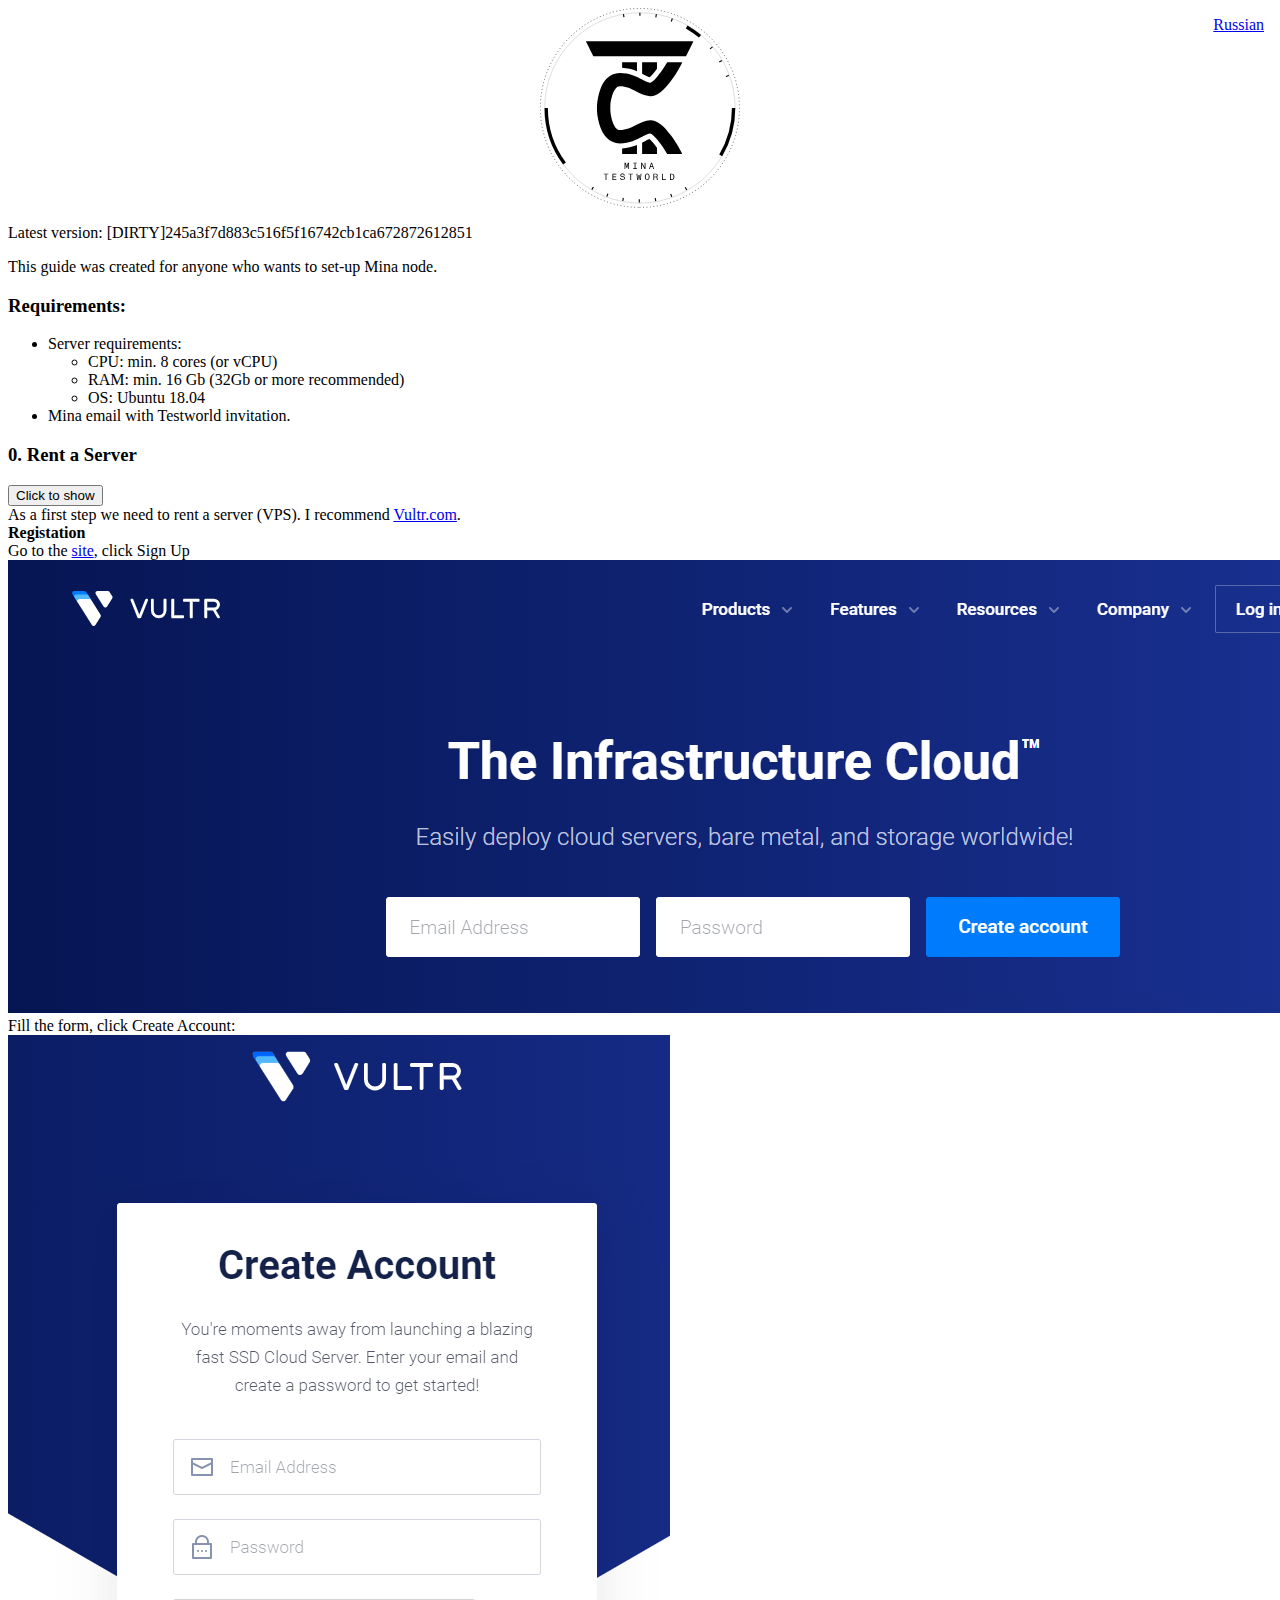
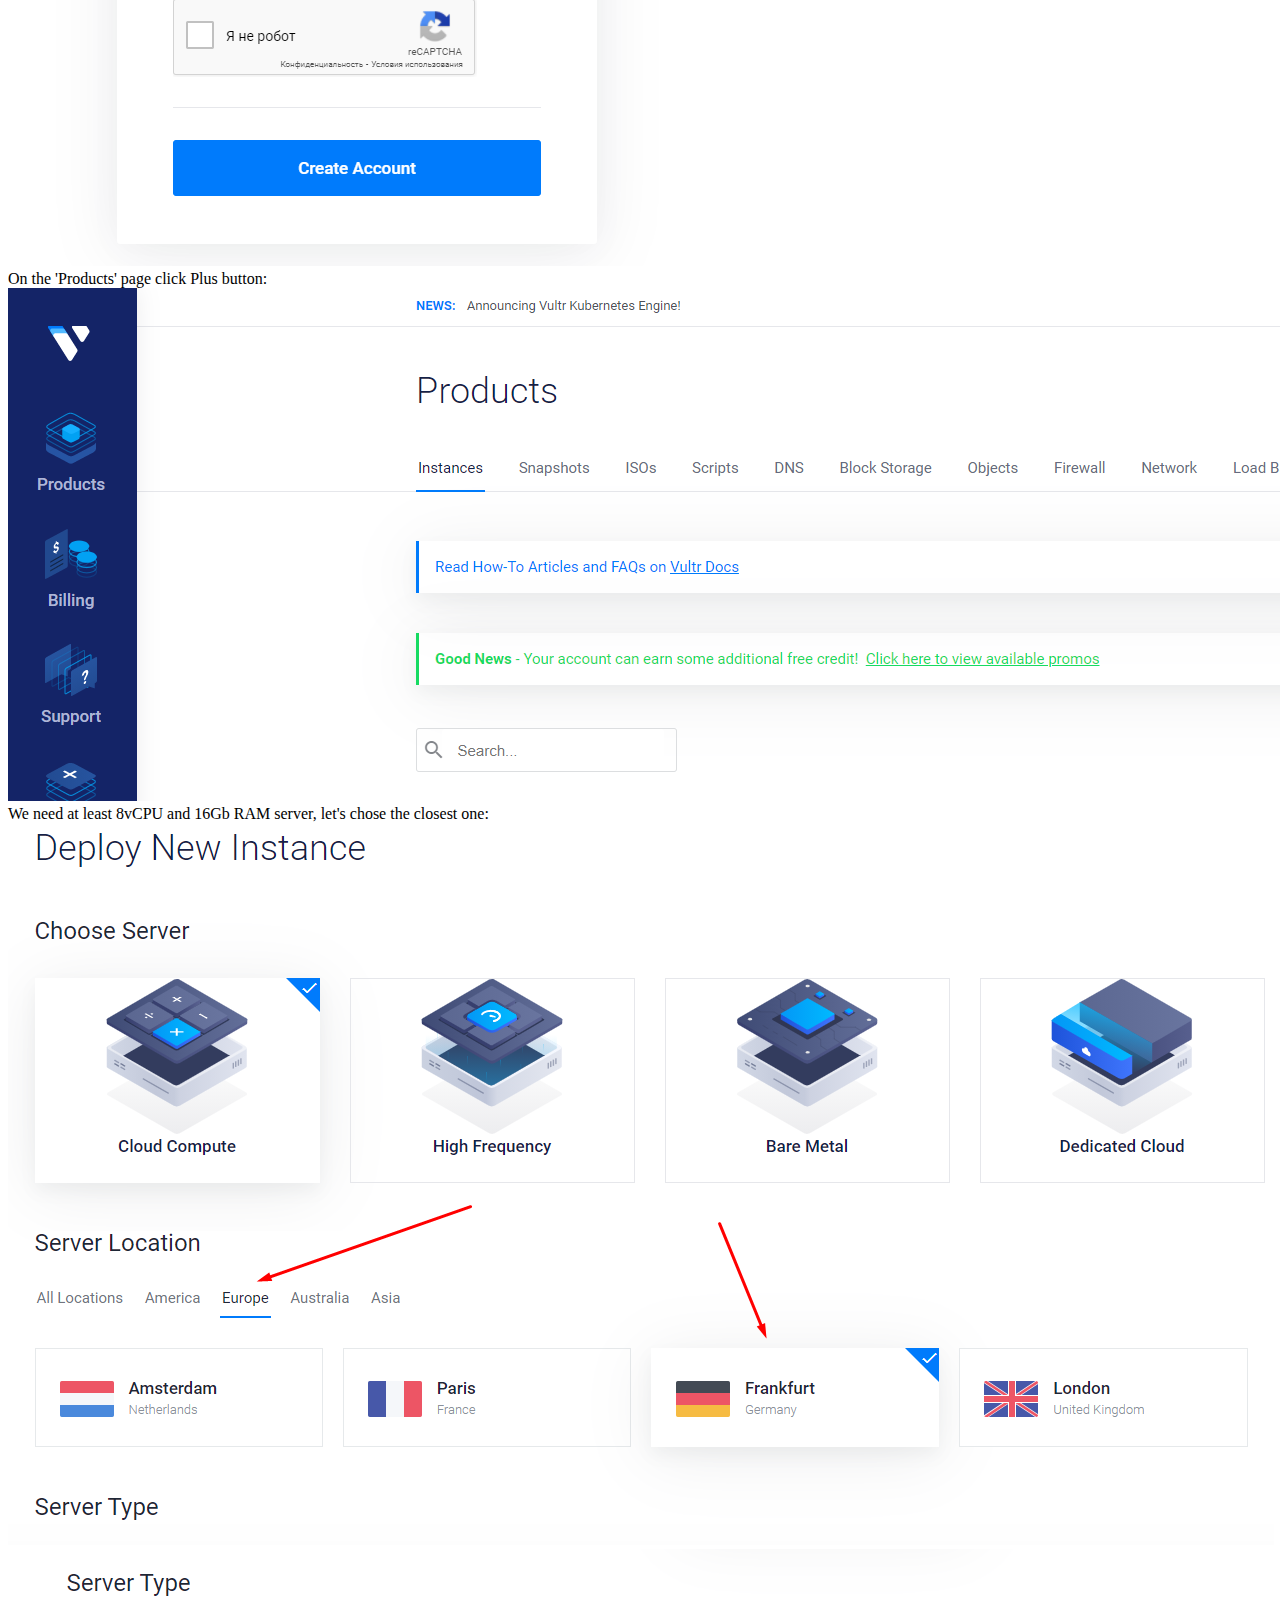
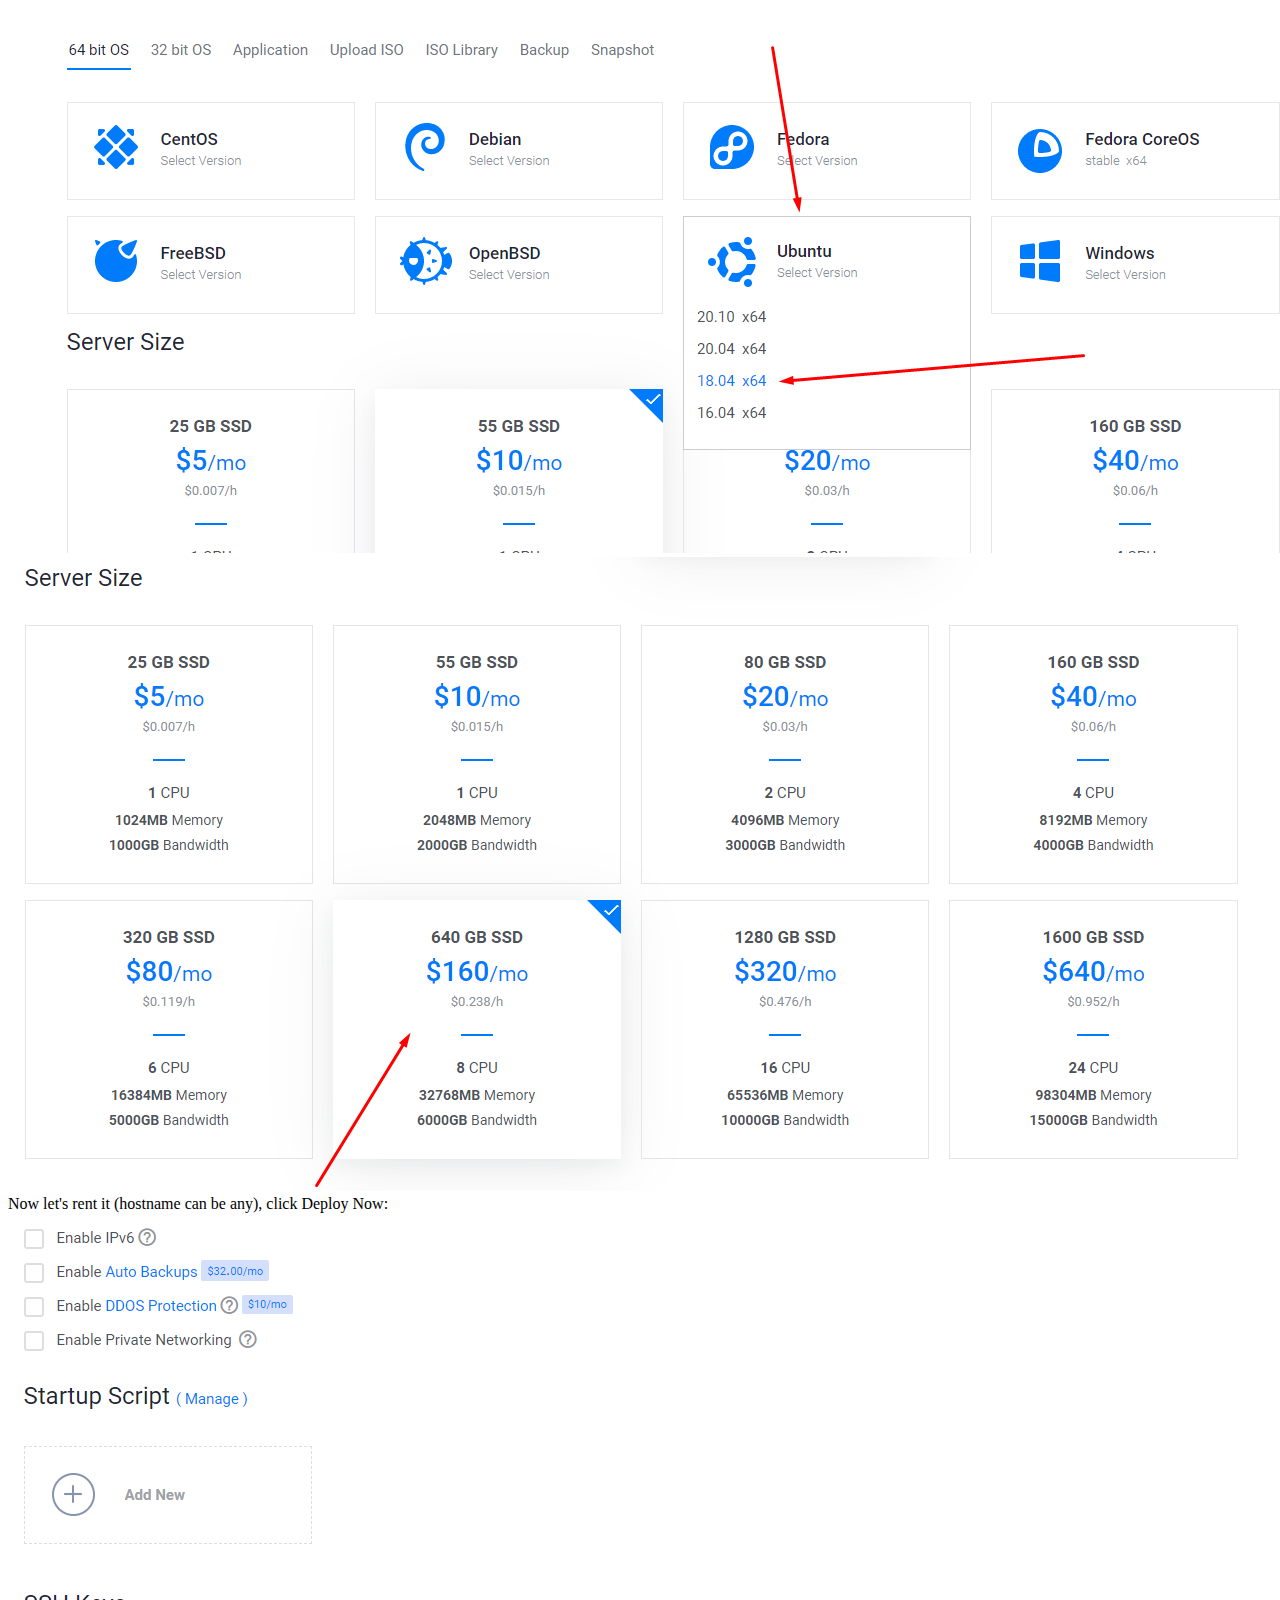
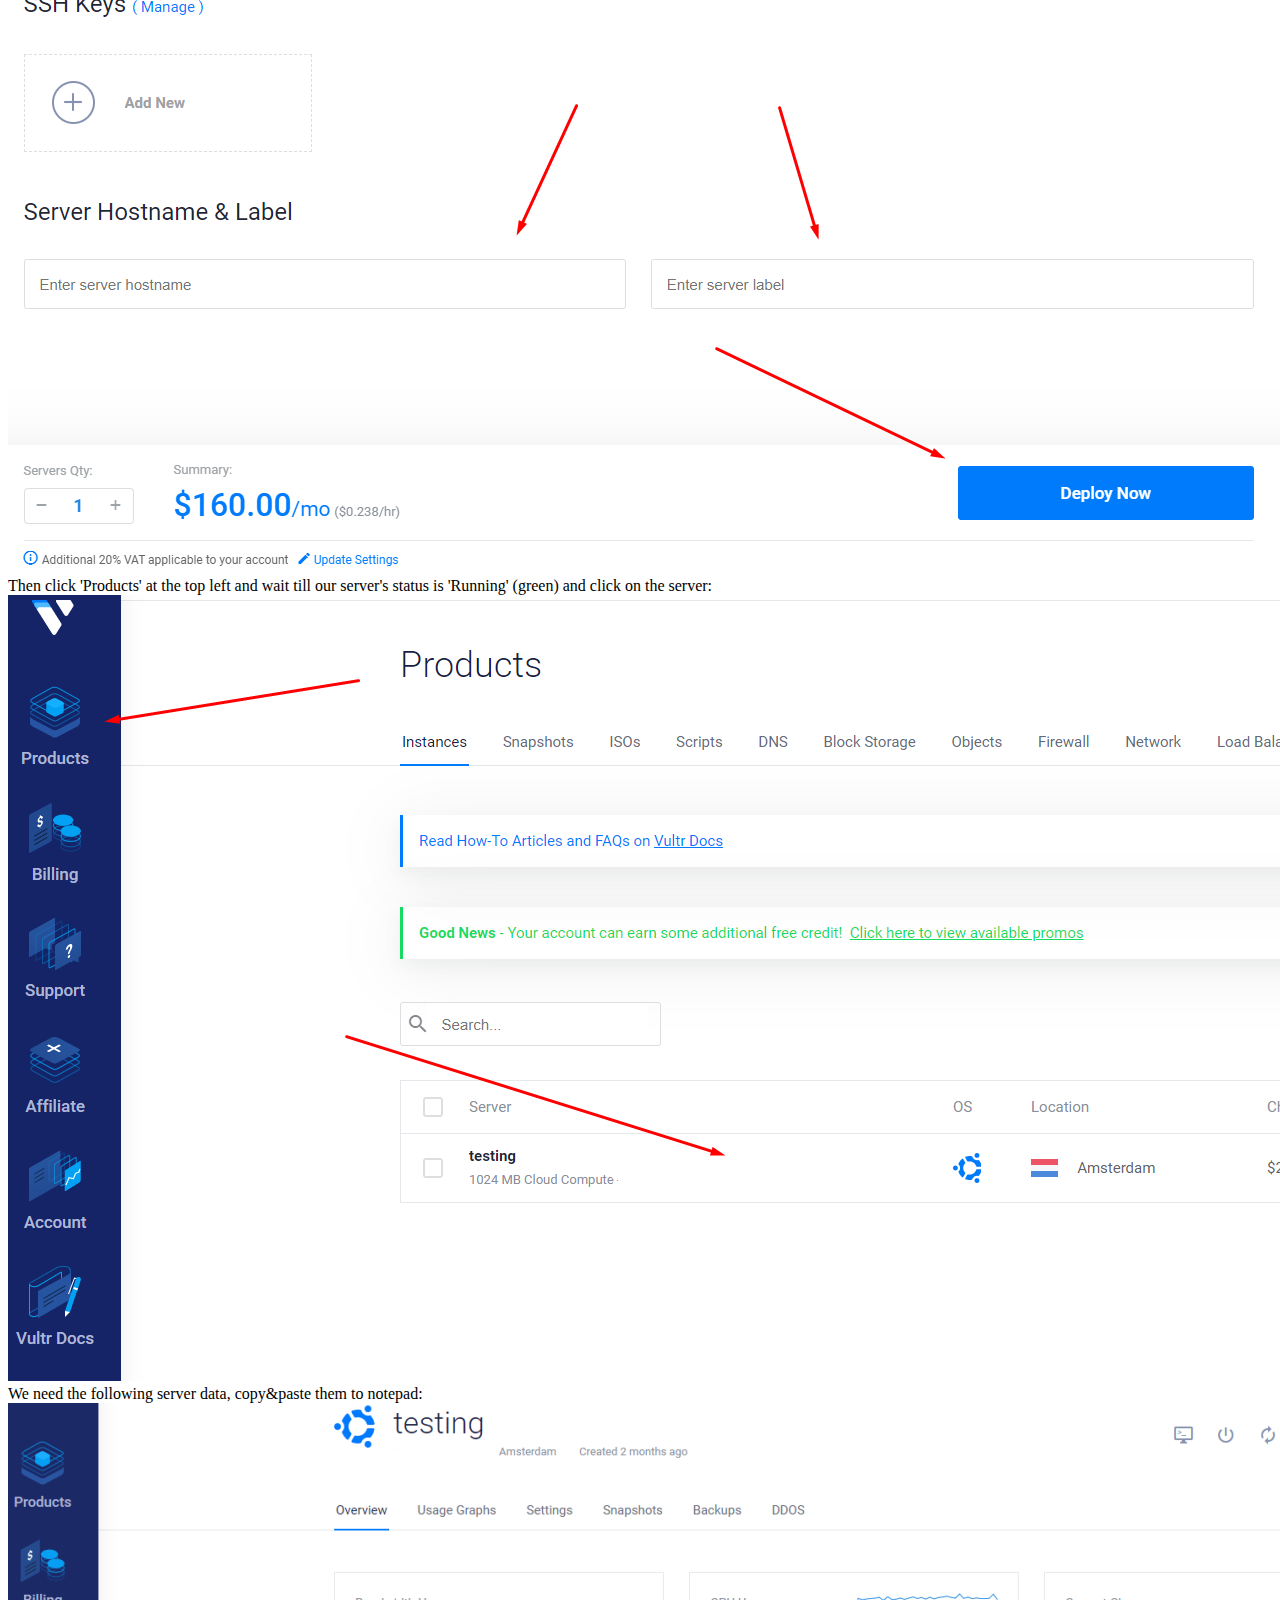
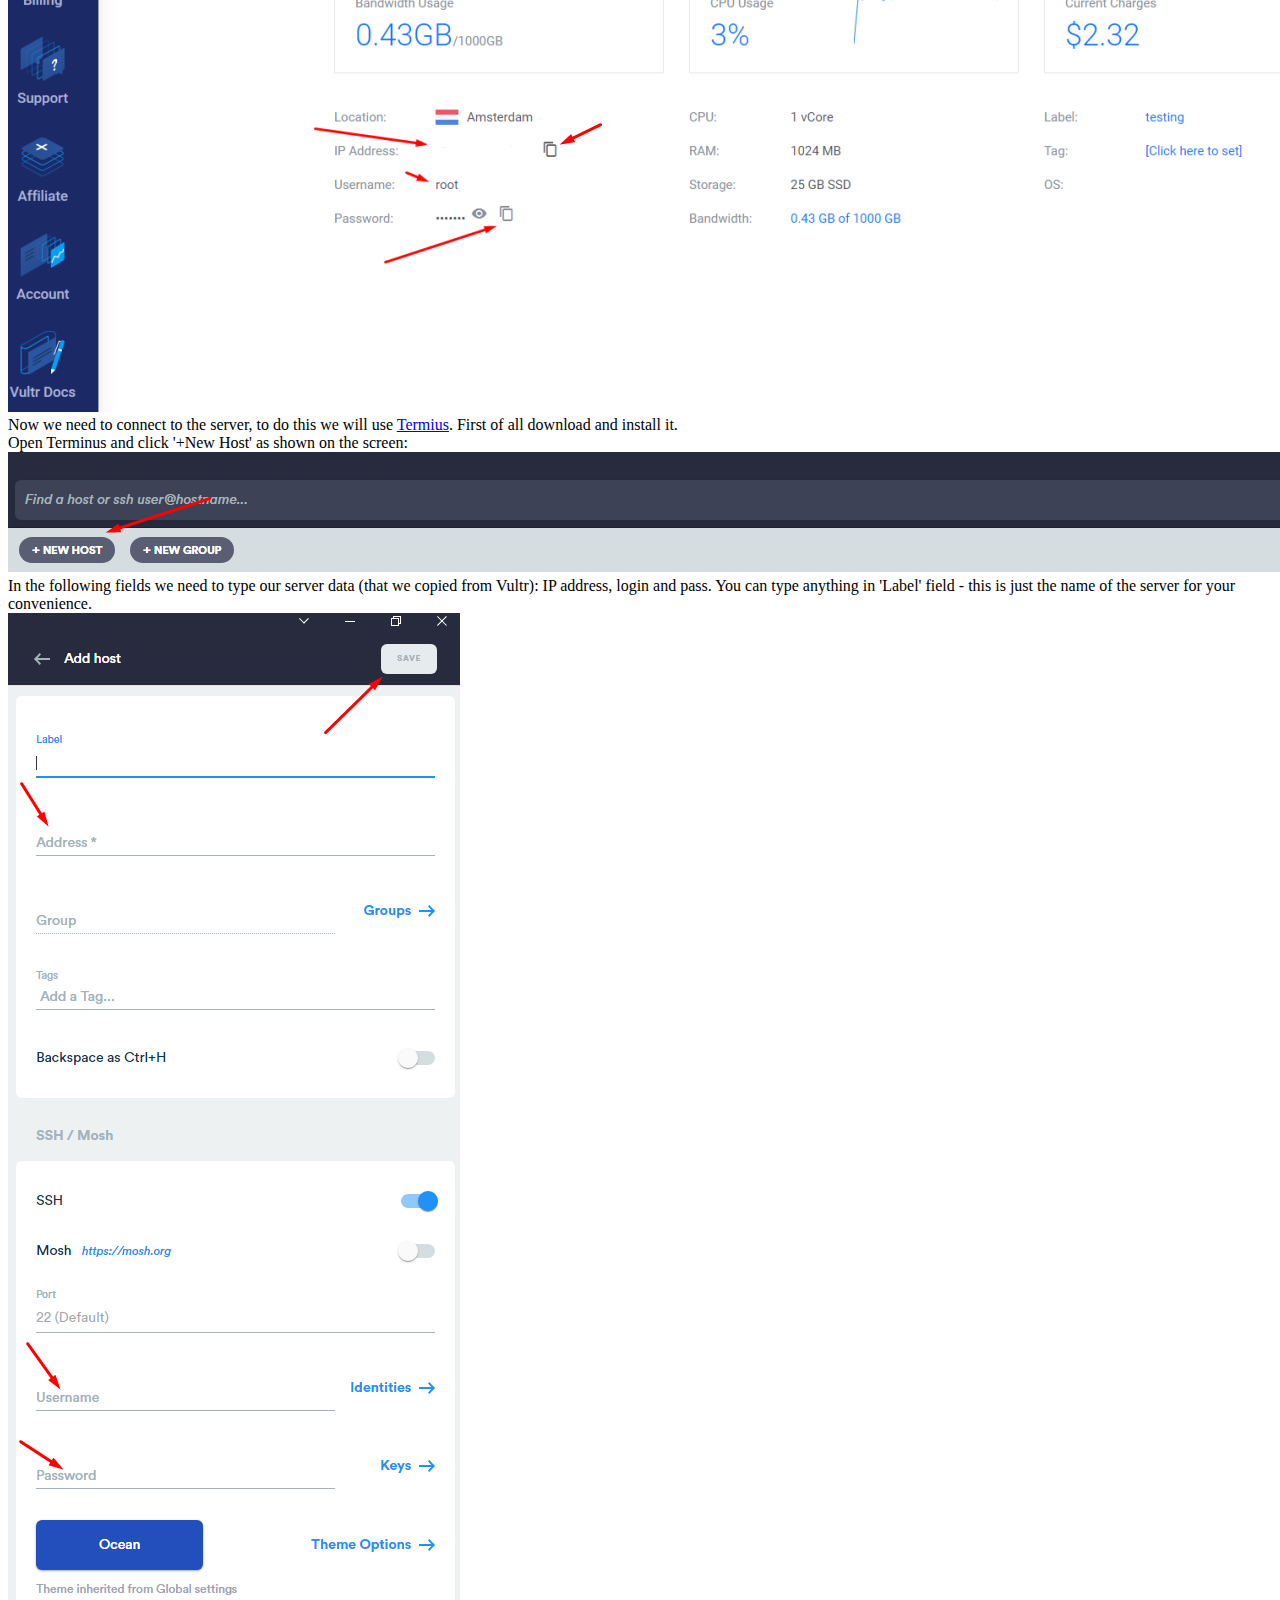
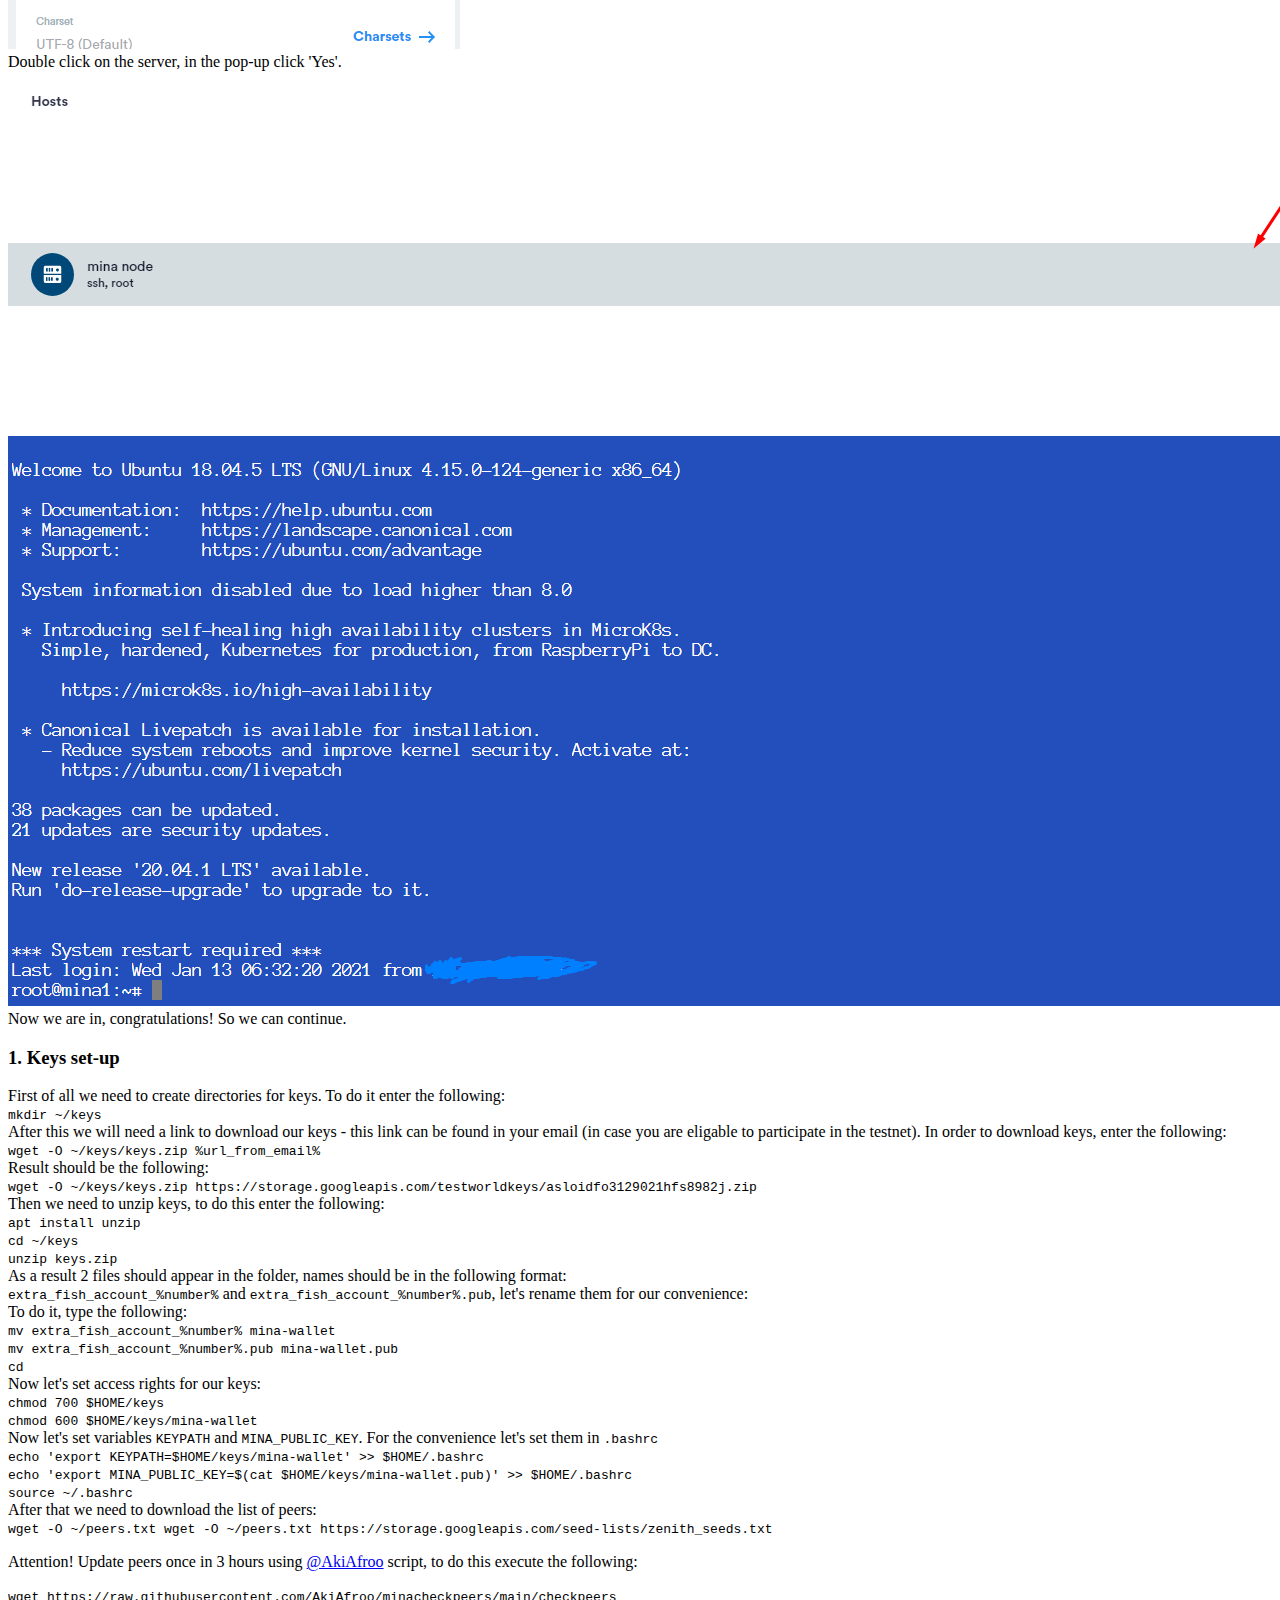
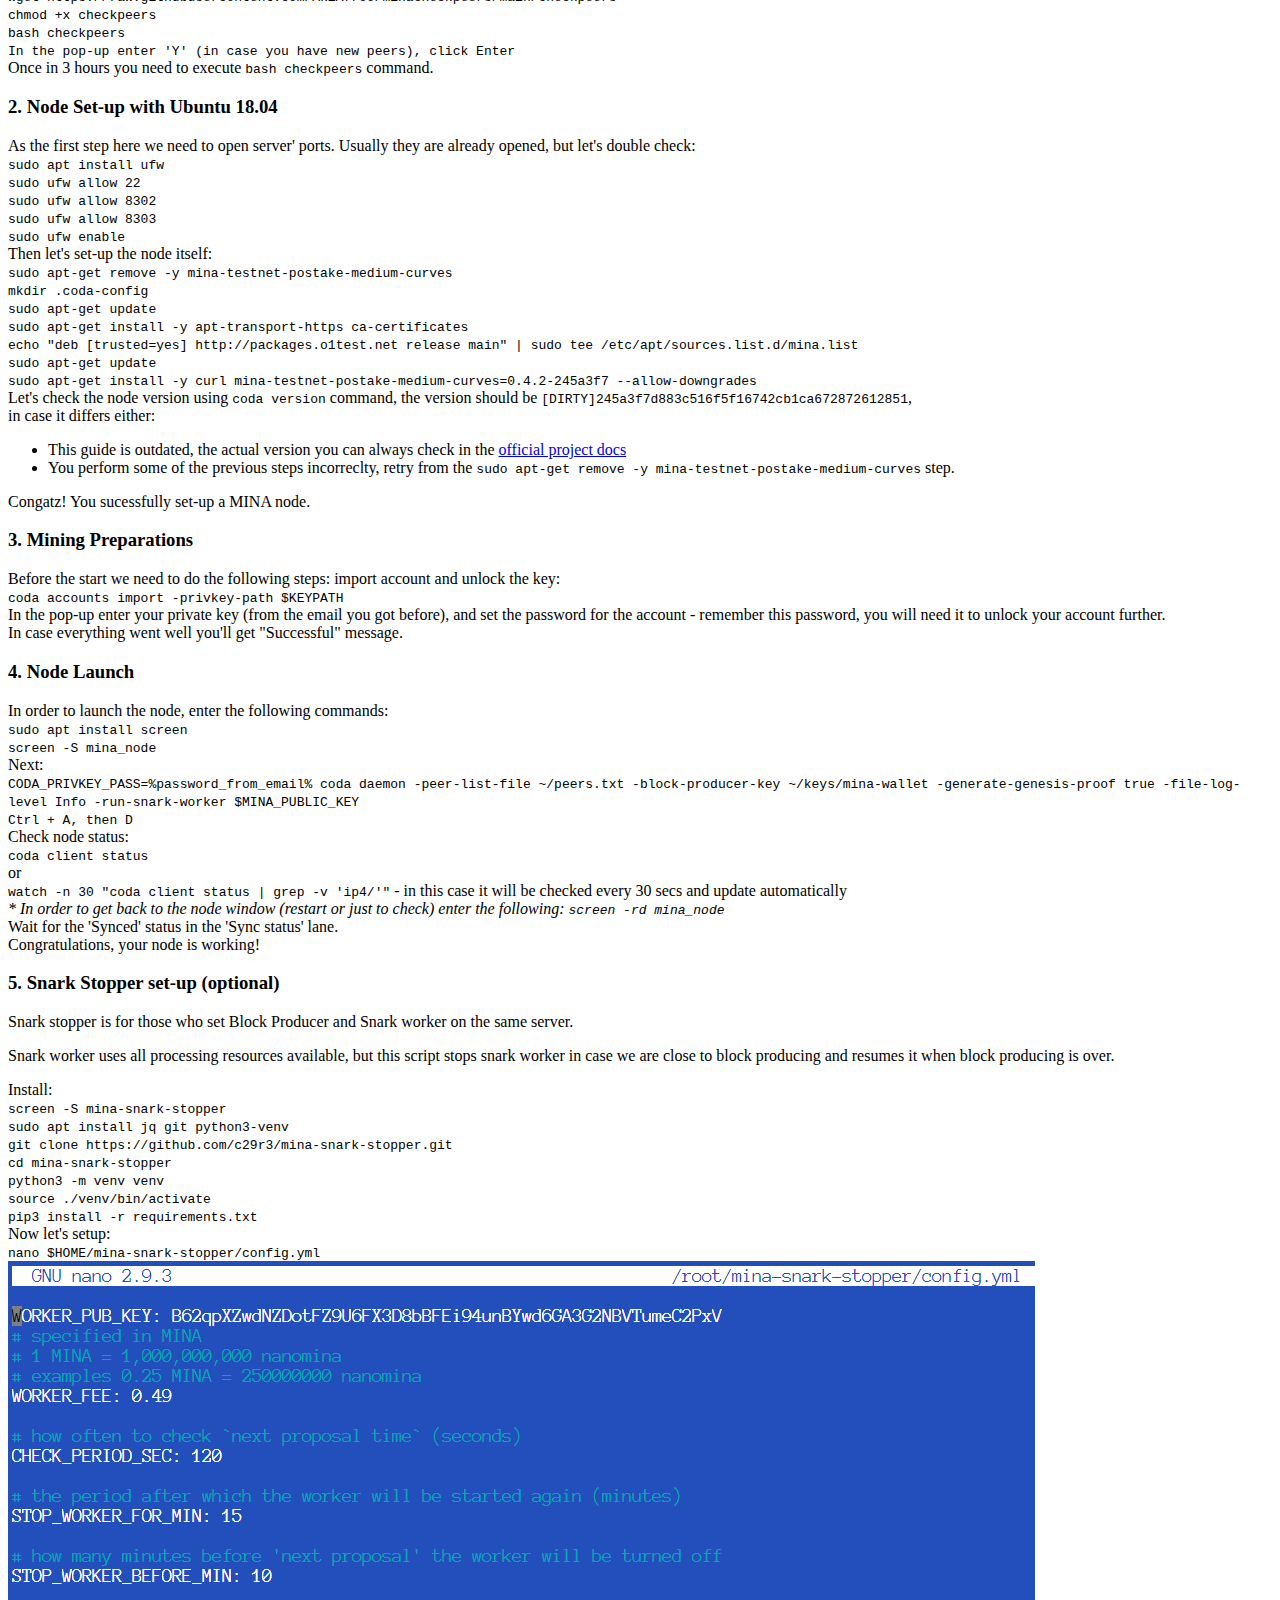
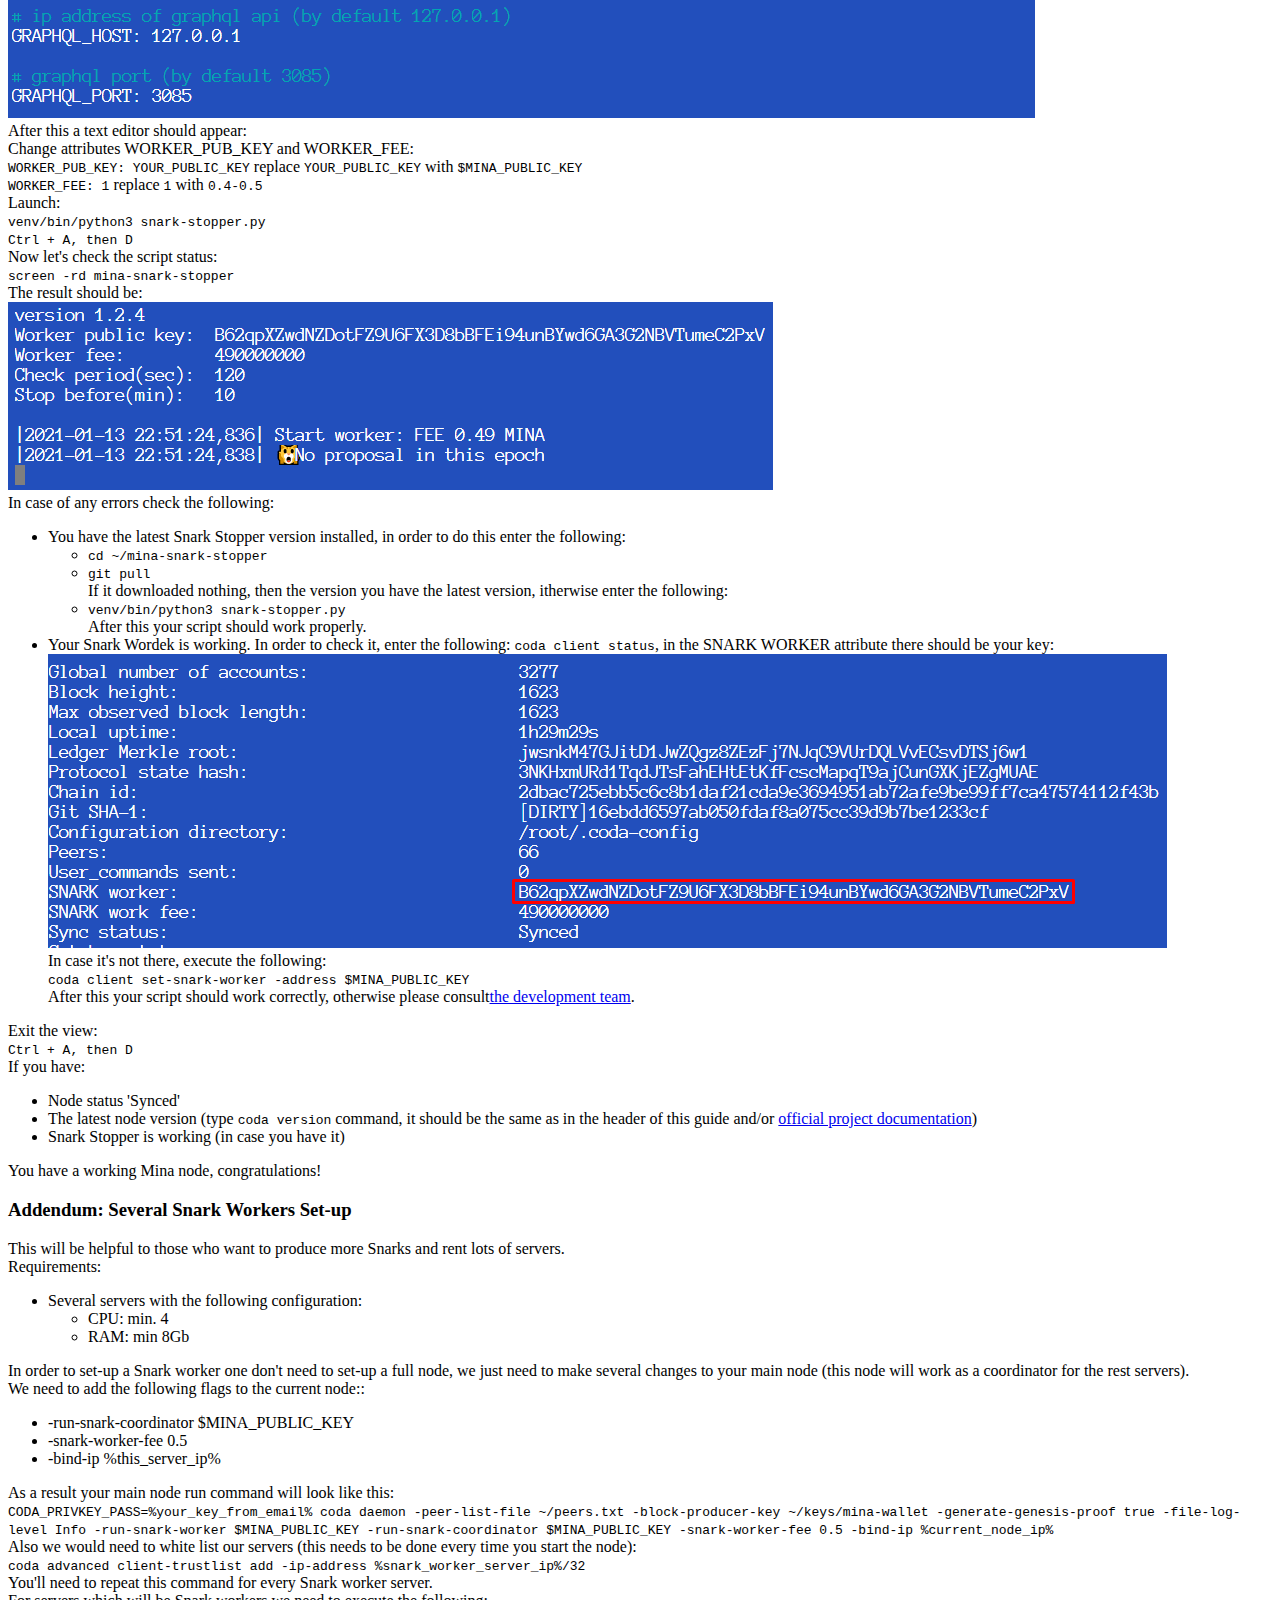
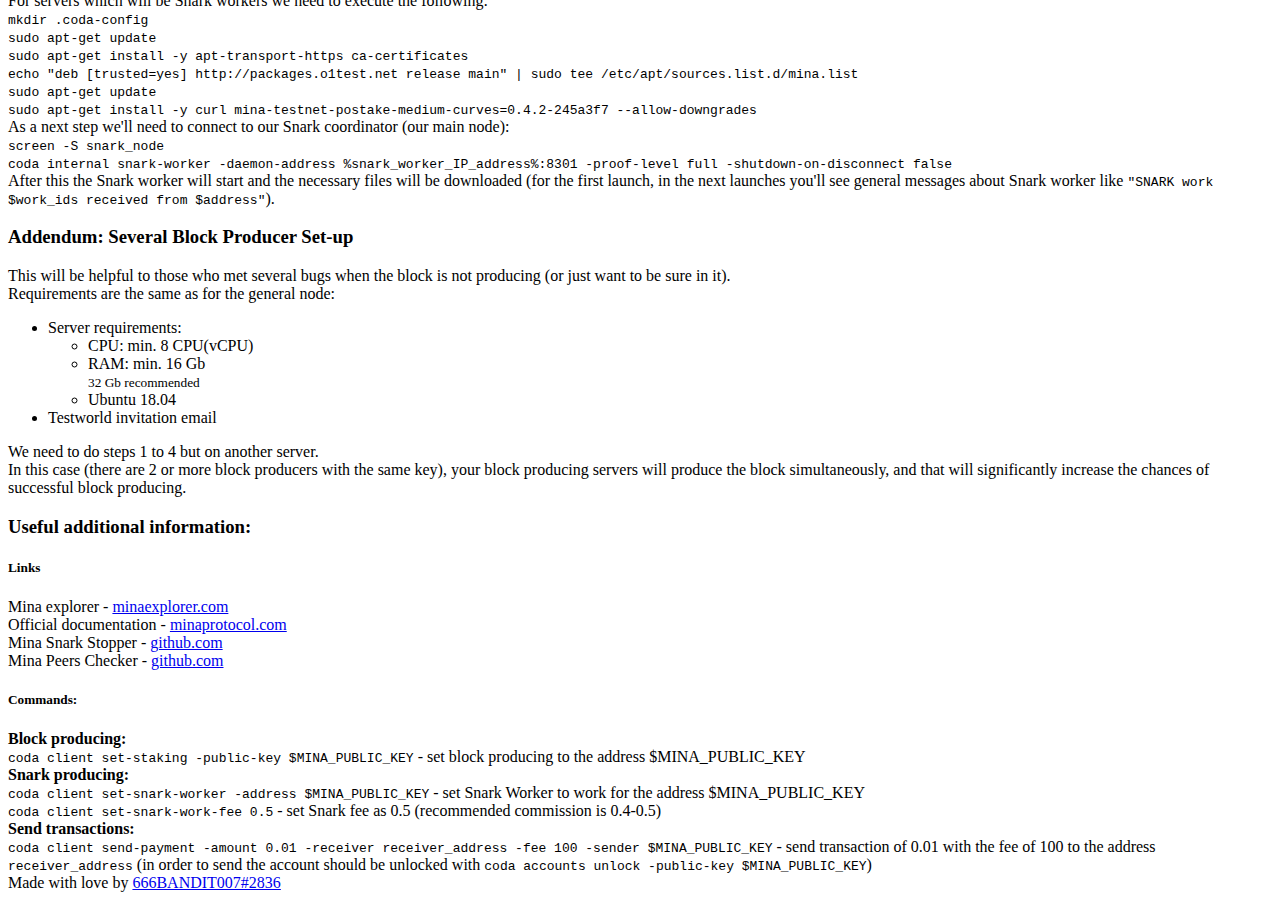
<file: index.html>
<!DOCTYPE html>
<!--[if lt IE 7]>      <html class="no-js lt-ie9 lt-ie8 lt-ie7"> <![endif]-->
<!--[if IE 7]>         <html class="no-js lt-ie9 lt-ie8"> <![endif]-->
<!--[if IE 8]>         <html class="no-js lt-ie9"> <![endif]-->
<!--[if gt IE 8]>      <html class="no-js"> <!--<![endif]-->
<html>

<head>
    <meta charset="utf-8">
    <meta http-equiv="X-UA-Compatible" content="IE=edge">
    <title>Mina - Begginers Guide</title>
    <meta name="description" content="The complete guide for Mina Protocol testnet node set-up">
    <meta name="viewport" content="width=device-width, initial-scale=1">
    <link rel="stylesheet" href="css/style.css">
    <link href="https://cdn.jsdelivr.net/npm/bootstrap@5.0.0-beta1/dist/css/bootstrap.min.css" rel="stylesheet"
        integrity="sha384-giJF6kkoqNQ00vy+HMDP7azOuL0xtbfIcaT9wjKHr8RbDVddVHyTfAAsrekwKmP1" crossorigin="anonymous">
    <link rel="apple-touch-icon" sizes="57x57" href="./apple-icon-57x57.png">
    <link rel="apple-touch-icon" sizes="60x60" href="./apple-icon-60x60.png">
    <link rel="apple-touch-icon" sizes="72x72" href="./apple-icon-72x72.png">
    <link rel="apple-touch-icon" sizes="76x76" href="./apple-icon-76x76.png">
    <link rel="apple-touch-icon" sizes="114x114" href="./apple-icon-114x114.png">
    <link rel="apple-touch-icon" sizes="120x120" href="./apple-icon-120x120.png">
    <link rel="apple-touch-icon" sizes="144x144" href="./apple-icon-144x144.png">
    <link rel="apple-touch-icon" sizes="152x152" href="./apple-icon-152x152.png">
    <link rel="apple-touch-icon" sizes="180x180" href="./apple-icon-180x180.png">
    <link rel="icon" type="image/png" sizes="192x192" href="./android-icon-192x192.png">
    <link rel="icon" type="image/png" sizes="32x32" href="./favicon-32x32.png">
    <link rel="icon" type="image/png" sizes="96x96" href="./favicon-96x96.png">
    <link rel="icon" type="image/png" sizes="16x16" href="./favicon-16x16.png">
    <link rel="manifest" href="./manifest.json">
    <meta name="msapplication-TileColor" content="#ffffff">
    <meta name="msapplication-TileImage" content="./ms-icon-144x144.png">
    <meta name="theme-color" content="#ffffff">

    <!-- Facebook Meta Tags -->
    <meta property="og:url" content="https://www.minanode.info">
    <meta property="og:type" content="website">
    <meta property="og:title" content="Mina - Beginners Guide">
    <meta property="og:description" content="The complete guide for Mina Protocol testnet node set-up">
    <meta property="og:image" content="">

    <!-- Twitter Meta Tags -->
    <meta name="twitter:card" content="summary_large_image">
    <meta property="twitter:domain" content="minanode.info">
    <meta property="twitter:url" content="https://www.minanode.info">
    <meta name="twitter:title" content="Mina - Beginners Guide">
    <meta name="twitter:description" content="The complete guide for Mina Protocol testnet node set-up">
    <meta name="twitter:image" content="">
</head>

<body>
    <!--[if lt IE 7]>
            <p class="browsehappy">You are using an <strong>outdated</strong> browser. Please <a href="#">upgrade your browser</a> to improve your experience.</p>
        <![endif]-->
    <div class="language-container">
        <a href="./ru">Russian</a>
    </div>
    <div class="container">
        <img src="img/logotestworld.svg" class="img-fluid logo-image" alt="Logo">
        <div class="row">
            <div class="col-sm">
                <div class="alert alert-success text-center">
                    <p class="mb-0">Latest version: [DIRTY]245a3f7d883c516f5f16742cb1ca672872612851</p>
                </div>
            </div>
        </div>
        <div class="row">
            <div class="col-sm">
                <p class="text-center">This guide was created for anyone who wants to set-up Mina node.</p>
            </div>
        </div>
        <div class="row">
            <div class="col-sm mb-5">
                <h3>Requirements:</h3>
                <ul>
                    <li>Server requirements:</li>
                    <ul>
                        <li>CPU: min. 8 cores (or vCPU)</li>
                        <li>RAM: min. 16 Gb (32Gb or more recommended)
                        </li>
                        <li>OS: Ubuntu 18.04</li>
                    </ul>
                    <li>Mina email with Testworld invitation.</li>
                </ul>
            </div>
        </div>
        <div class="row">
            <div class="container">
                <div class="col-sm mb-5">
                    <h3>0. Rent a Server</h3>
                    <button type="button" class="btn btn-primary" id="vpsButton">Click to show</button><br>
                    <div id="vpsContent" class="d-none mb-3">
                        As a first step we need to rent a server (VPS). I recommend <a
                            href="https://www.vultr.com/?ref=8671282">Vultr.com</a>.<br>
                        <strong>Registation</strong><br>
                        Go to the <a href="https://www.vultr.com/?ref=8671282">site</a>, click Sign Up<br>
                        <img src="img/vps/1.png" class="img-fluid mb-2" alt="VPS Installing 1"><br>
                        Fill the form, click Create Account:<br>
                        <img src="img/vps/2.png" class="img-fluid mb-2" alt="VPS Installing 2"><br>
                        On the 'Products' page click Plus button:<br>
                        <img src="img/vps/3.png" class="img-fluid mb-2" alt="VPS Installing 3"><br>
                        We need at least 8vCPU and 16Gb RAM server, let's chose the closest one:<br>
                        <img src="img/vps/4.png" class="img-fluid mb-2" alt="VPS Installing 4"><br>
                        <img src="img/vps/5.png" class="img-fluid mb-2" alt="VPS Installing 5"><br>
                        <img src="img/vps/6.png" class="img-fluid mb-2" alt="VPS Installing 6"><br>
                        Now let's rent it (hostname can be any), click Deploy Now:<br>
                        <img src="img/vps/7.png" class="img-fluid mb-2" alt="VPS Installing 7"><br>
                        Then click 'Products' at the top left and wait till our server's status is 'Running' (green) and
                        click on the server:<br>
                        <img src="img/vps/8.png" class="img-fluid mb-2" alt="VPS Installing 8"><br>
                        We need the following server data, copy&paste them to notepad:<br>
                        <img src="img/vps/9.png" class="img-fluid mb-2" alt="VPS Installing 9"><br>
                        Now we need to connect to the server, to do this we will use <a
                            href="https://termius.com/">Termius</a>. First of all download and install it.<br>
                        Open Terminus and click '+New Host' as shown on the screen:<br>
                        <img src="img/vps/10.png" class="img-fluid mb-2" alt="VPS Installing 10"><br>
                        In the following fields we need to type our server data (that we copied from Vultr): IP address,
                        login and pass. You can type anything in 'Label' field - this is just the name of the server for
                        your convenience.<br>
                        <img src="img/vps/11.png" class="img-fluid mb-2" alt="VPS Installing 11"><br>
                        Double click on the server, in the pop-up click 'Yes'.<br>
                        <img src="img/vps/12.png" class="img-fluid mb-2" alt="VPS Installing 12"><br>
                        <img src="img/vps/13.png" class="img-fluid mb-2" alt="VPS Installing 13"><br>
                        Now we are in, congratulations! So we can continue.
                    </div>
                </div>
            </div>
        </div>
        <div class="row">
            <div class="container">
                <div class="col-sm">
                    <div class="mb-5" id="keys">
                        <h3>1. Keys set-up</h3>
                        <div>
                            <div class="mb-4">
                                First of all we need to create directories for keys. To do it enter the following:<br>
                                <kbd>mkdir ~/keys</kbd><br>
                            </div>
                            <div class="mb-4">
                                After this we will need a link to download our keys - this link can be found in your
                                email (in case you are eligable to participate in the testnet). In order to download
                                keys, enter the following:<br>
                                <kbd>wget -O ~/keys/keys.zip %url_from_email%</kbd><br>
                                Result should be the following:<br>
                                <kbd>wget -O ~/keys/keys.zip
                                    https://storage.googleapis.com/testworldkeys/asloidfo3129021hfs8982j.zip</kbd><br>
                            </div>
                            <div class="mb-4">
                                Then we need to unzip keys, to do this enter the following:<br>
                                <kbd>apt install unzip</kbd><br>
                                <kbd>cd ~/keys</kbd><br>
                                <kbd>unzip keys.zip</kbd><br>
                            </div>
                            <div class="mb-4">
                                As a result 2 files should appear in the folder, names should be in the following
                                format:<br>
                                <kbd>extra_fish_account_%number%</kbd> and <kbd>extra_fish_account_%number%.pub</kbd>, let's rename them
                                for our convenience:<br>
                                To do it, type the following:<br>
                                <kbd>mv extra_fish_account_%number% mina-wallet</kbd><br>
                                <kbd>mv extra_fish_account_%number%.pub mina-wallet.pub</kbd><br>
                                <kbd>cd</kbd><br>
                            </div>
                            <div class="mb-4">
                                Now let's set access rights for our keys:<br>
                                <kbd>chmod 700 $HOME/keys</kbd><br>
                                <kbd>chmod 600 $HOME/keys/mina-wallet</kbd><br>
                            </div>
                            <div class="mb-4">
                                Now let's set variables <kbd>KEYPATH</kbd> and <kbd>MINA_PUBLIC_KEY</kbd>. For the
                                convenience let's set them in <kbd>.bashrc</kbd><br>
                                <kbd>echo 'export KEYPATH=$HOME/keys/mina-wallet' >> $HOME/.bashrc</kbd><br>
                                <kbd>echo 'export MINA_PUBLIC_KEY=$(cat $HOME/keys/mina-wallet.pub)' >>
                                    $HOME/.bashrc</kbd><br>
                                <kbd>source ~/.bashrc</kbd><br>
                            </div>
                            <div class="mb-4">
                                After that we need to download the list of peers:<br>
                                <kbd>wget -O ~/peers.txt
                                    wget -O ~/peers.txt https://storage.googleapis.com/seed-lists/zenith_seeds.txt</kbd>
                            </div>
                            <div class="alert alert-warning mt-3">
                                <p>Attention! Update peers once in 3 hours using <a
                                        href="https://github.com/AkiAfroo/minacheckpeers">@AkiAfroo</a> script, to do
                                    this execute the following:</a></p>
                                <kbd>wget
                                    https://raw.githubusercontent.com/AkiAfroo/minacheckpeers/main/checkpeers</kbd><br>
                                <kbd>chmod +x checkpeers</kbd><br>
                                <kbd>bash checkpeers</kbd><br>
                                <kbd>In the pop-up enter 'Y' (in case you have new peers), click Enter</kbd><br>
                                Once in 3 hours you need to execute <kbd>bash checkpeers</kbd> command.<br>
                            </div>
                        </div>
                    </div>
                    <div class="mb-5" id="setup">
                        <h3>2. Node Set-up with Ubuntu 18.04</h3>
                        <div>
                            <div class="mb-4">
                                As the first step here we need to open server' ports. Usually they are already opened,
                                but let's double check:<br>
                                <kbd>sudo apt install ufw</kbd><br>
                                <kbd>sudo ufw allow 22</kbd><br>
                                <kbd>sudo ufw allow 8302</kbd><br>
                                <kbd>sudo ufw allow 8303</kbd><br>
                                <kbd>sudo ufw enable</kbd><br>
                            </div>

                            <div class="mb-4">
                                Then let's set-up the node itself:<br>
                                <kbd>sudo apt-get remove -y mina-testnet-postake-medium-curves</kbd><br>
                                <kbd>mkdir .coda-config</kbd><br>
                                <kbd>sudo apt-get update</kbd><br>
                                <kbd>sudo apt-get install -y apt-transport-https ca-certificates</kbd><br>
                                <kbd>echo "deb [trusted=yes] http://packages.o1test.net release main" | sudo tee
                                    /etc/apt/sources.list.d/mina.list</kbd><br>
                                <kbd>sudo apt-get update</kbd><br>
                                <kbd>sudo apt-get install -y curl mina-testnet-postake-medium-curves=0.4.2-245a3f7
                                    --allow-downgrades</kbd><br>
                                Let's check the node version using <kbd>coda version</kbd> command, the version should
                                be
                                <kbd>[DIRTY]245a3f7d883c516f5f16742cb1ca672872612851</kbd>,
                                <br>in case it differs either:
                                <ul>
                                    <li>This guide is outdated, the actual version you can always check in the <a
                                            href="https://minaprotocol.com/docs/getting-started">official project
                                            docs</a>
                                    </li>
                                    <li>You perform some of the previous steps incorreclty, retry from the <kbd>sudo
                                            apt-get remove -y
                                            mina-testnet-postake-medium-curves</kbd> step.</li>
                                </ul>
                                Congatz! You sucessfully set-up a MINA node.
                            </div>
                        </div>
                    </div>
                    <div class="mb-5" id="mining">
                        <h3>3. Mining Preparations</h3>
                        <div class="mb-4">
                            Before the start we need to do the following steps: import account and unlock the key:<br>
                            <kbd>coda accounts import -privkey-path $KEYPATH</kbd><br>
                            In the pop-up enter your private key (from the email you got before), and set the password
                            for the account - remember this password, you will need it to unlock your account
                            further.<br>
                        </div>
                        <div class="mb-4">
                            In case everything went well you'll get "Successful" message.<br>
                            <!-- <kbd>coda accounts unlock -public-key $MINA_PUBLIC_KEY</kbd> -->
                        </div>
                    </div>
                    <div class="mb-5" id="launch">
                        <h3>4. Node Launch</h3>
                        <div class="mb-4">
                            In order to launch the node, enter the following commands:<br>
                            <kbd>sudo apt install screen</kbd><br>
                            <kbd>screen -S mina_node</kbd><br>
                            Next:<br>
                            <kbd>CODA_PRIVKEY_PASS=%password_from_email% coda daemon -peer-list-file ~/peers.txt
                                -block-producer-key ~/keys/mina-wallet -generate-genesis-proof true -file-log-level Info
                                -run-snark-worker $MINA_PUBLIC_KEY</kbd><br>
                            <kbd>Ctrl + A, then D</kbd><br>
                            <div class="mb-4">
                                Check node status:<br>
                                <kbd>coda client status</kbd><br>
                                or<br>
                                <kbd>watch -n 30 "coda client status | grep -v 'ip4/'"</kbd> - in this case it will be
                                checked every 30 secs and update automatically<br>
                            </div>
                            <i>
                                * In order to get back to the node window (restart or just to check) enter the
                                following: <kbd>screen -rd mina_node</kbd><br>
                            </i>
                            Wait for the 'Synced' status in the 'Sync status' lane.
                            <br>
                            Congratulations, your node is working!
                        </div>
                    </div>
                    <div class="mb-5" id="stopper">
                        <h3>5. Snark Stopper set-up (optional)</h3>
                        <div>
                            <div class="mb-4">
                                Snark stopper is for those who set Block Producer and Snark worker on the same server.
                                <p class="alert alert-info">Snark worker uses all processing resources available, but
                                    this script stops snark worker in case we are close to block producing and resumes
                                    it when block producing is over.</p>
                            </div>
                            Install:<br>
                            <div class="mb-4">
                                <kbd>screen -S mina-snark-stopper</kbd><br>
                                <kbd>sudo apt install jq git python3-venv</kbd><br>
                                <kbd>git clone https://github.com/c29r3/mina-snark-stopper.git</kbd><br>
                                <kbd>cd mina-snark-stopper</kbd><br>
                                <kbd>python3 -m venv venv</kbd><br>
                                <kbd>source ./venv/bin/activate</kbd><br>
                                <kbd>pip3 install -r requirements.txt</kbd><br>
                            </div>
                            <div class="mb-4">
                                Now let's setup:<br>
                                <kbd>nano $HOME/mina-snark-stopper/config.yml</kbd><br>
                                <img src="img/snark-stopper-1.png" class="img-fluid mt-1 mb-1"
                                    alt="Snark Stopper 1"><br>
                                After this a text editor should appear:<br>
                                Change attributes WORKER_PUB_KEY and WORKER_FEE:<br>
                                <kbd>WORKER_PUB_KEY: YOUR_PUBLIC_KEY</kbd> replace <kbd>YOUR_PUBLIC_KEY</kbd> with
                                <kbd>$MINA_PUBLIC_KEY</kbd><br>
                                <kbd>WORKER_FEE: 1</kbd> replace <kbd>1</kbd> with <kbd>0.4-0.5</kbd><br>
                            </div>
                            <div class="mb-4">
                                Launch:<br>
                                <kbd>venv/bin/python3 snark-stopper.py</kbd><br>
                                <kbd>Ctrl + A, then D</kbd><br>
                            </div>
                            <div class="mb-4">
                                Now let's check the script status:<br>
                                <kbd>screen -rd mina-snark-stopper</kbd><br>
                                The result should be:<br>
                                <img src="img/snark-stopper-2.png" class="img-fluid mt-1 mb-1"
                                    alt="Snark Stopper 2"><br>
                            </div>
                            <div class="mb-4">
                                In case of any errors check the following:<br>
                                <ul>
                                    <li>You have the latest Snark Stopper version installed, in order to do this enter
                                        the following:<br>
                                    </li>
                                    <ul>
                                        <li><kbd>cd ~/mina-snark-stopper</kbd></li>
                                        <li><kbd>git pull</kbd><br>If it downloaded nothing, then the version you have
                                            the latest version, itherwise enter the following:</li>
                                        <li><kbd>venv/bin/python3 snark-stopper.py</kbd><br>After this your script
                                            should work properly.</li>
                                    </ul>
                                    <li>Your Snark Wordek is working. In order to check it, enter the following:
                                        <kbd>coda
                                            client status</kbd>, in the SNARK WORKER attribute there should be your key:
                                        <img src="img/snark-stopper-3.png" class="img-fluid mt-1 mb-1"
                                            alt="Snark Stopper 3"><br>
                                        In case it's not there, execute the following:<br>
                                        <kbd>coda client set-snark-worker -address $MINA_PUBLIC_KEY</kbd><br>
                                        After this your script should work correctly, otherwise please consult<a
                                            href="https://github.com/c29r3/mina-snark-stopper/issues">the development
                                            team</a>.
                                    </li>
                                </ul>
                            </div>
                            <div class="mb-4">
                                Exit the view:<br>
                                <kbd>Ctrl + A, then D</kbd><br>
                            </div>
                            <div class="mb-4">
                                If you have:
                                <ul>
                                    <li>Node status 'Synced'</li>
                                    <li>
                                        The latest node version (type <kbd>coda version</kbd> command, it should be the
                                        same as in the header of this guide and/or <a
                                            href="https://minaprotocol.com/docs/getting-started">official project
                                            documentation</a>)
                                    </li>
                                    <li>Snark Stopper is working (in case you have it)</li>
                                </ul>
                                You have a working Mina node, congratulations!
                            </div>
                        </div>
                    </div>
                    <div class="mb-5" id="coordinator">
                        <h3>Addendum: Several Snark Workers Set-up</h3>
                        <div class="alert alert-warning">
                            This will be helpful to those who want to produce more Snarks and rent lots of servers.
                        </div>
                        <div class="mb-4">
                            Requirements:
                            <ul>
                                <li>Several servers with the following configuration:</li>
                                <ul>
                                    <li>CPU: min. 4</li>
                                    <li>RAM: min 8Gb</li>
                                </ul>
                            </ul>
                        </div>
                        <div class="mb-4">
                            In order to set-up a Snark worker one don't need to set-up a full node, we just need to make several changes to your main node (this node will work as a coordinator for the rest servers).<br>
                            We need to add the following flags to the current node::
                            <ul>
                                <li>-run-snark-coordinator $MINA_PUBLIC_KEY</li>
                                <li>-snark-worker-fee 0.5</li>
                                <li>-bind-ip %this_server_ip%</li>
                            </ul>
                            As a result your main node run command will look like this:<br>
                            <kbd>CODA_PRIVKEY_PASS=%your_key_from_email% coda daemon -peer-list-file ~/peers.txt -block-producer-key ~/keys/mina-wallet -generate-genesis-proof true -file-log-level Info -run-snark-worker $MINA_PUBLIC_KEY -run-snark-coordinator $MINA_PUBLIC_KEY -snark-worker-fee 0.5 -bind-ip %current_node_ip%</kbd><br>
                            Also we would need to white list our servers (this needs to be done every time you start the node):<br>
                            <kbd>coda advanced client-trustlist add -ip-address
                                %snark_worker_server_ip%/32</kbd><br>
                            You'll need to repeat this command for every Snark worker server.
                        </div>
                        <div class="mb-4">
                            For servers which will be Snark workers we need to execute the following:<br>
                            <kbd>mkdir .coda-config</kbd><br>
                            <kbd>sudo apt-get update</kbd><br>
                            <kbd>sudo apt-get install -y apt-transport-https ca-certificates</kbd><br>
                            <kbd>echo "deb [trusted=yes] http://packages.o1test.net release main" | sudo tee
                                /etc/apt/sources.list.d/mina.list</kbd><br>
                            <kbd>sudo apt-get update</kbd><br>
                            <kbd>sudo apt-get install -y curl mina-testnet-postake-medium-curves=0.4.2-245a3f7
                                --allow-downgrades</kbd><br>
                            As a next step we'll need to connect to our Snark coordinator (our main node):<br>
                            <kbd>screen -S snark_node</kbd><br>
                            <kbd>coda internal snark-worker -daemon-address %snark_worker_IP_address%:8301
                                -proof-level full -shutdown-on-disconnect false</kbd><br>
                                After this the Snark worker will start and the necessary files will be downloaded (for the first launch, in the next launches you'll see general messages about Snark worker like <kbd>"SNARK work $work_ids received from $address"</kbd>).<br>
                        </div>
                    </div>
                    <div class="mb-5" id="producer">
                        <h3>Addendum: Several Block Producer Set-up</h3>
                        <div class="alert alert-warning">
                            This will be helpful to those who met several bugs when the block is not producing (or just want to be sure in it).
                        </div>
                        <div class="mb-4">
                            Requirements are the same as for the general node:
                            <ul>
                                <li>Server requirements:</li>
                                <ul>
                                    <li>CPU: min. 8 CPU(vCPU)</li>
                                    <li>RAM: min. 16 Gb <br><small>32 Gb recommended</small>
                                    </li>
                                    <li>Ubuntu 18.04</li>
                                </ul>
                                <li>Testworld invitation email</li>
                            </ul>
                        </div>
                        <div class="mb-4">
                            We need to do steps 1 to 4 but on another server.<br>
                            In this case (there are 2 or more block producers with the same key), your block producing servers will produce the block simultaneously, and that will significantly increase the chances of successful block producing.
                        </div>
                    </div>
                    <div class="mb-5">
                        <h3>Useful additional information:</h3>
                        <div>
                            <h5>Links</h5>
                            Mina explorer - <a href="https://minaexplorer.com/">minaexplorer.com</a><br>
                            Official documentation - <a
                                href="https://minaprotocol.com/docs/getting-started">minaprotocol.com</a><br>
                            Mina Snark Stopper - <a
                                href="https://github.com/c29r3/mina-snark-stopper">github.com</a><br>
                            Mina Peers Checker - <a href="https://github.com/AkiAfroo/minacheckpeers">github.com</a>
                            <h5>Commands:</h5>
                            <strong>Block producing:</strong><br>
                            <kbd>coda client set-staking -public-key $MINA_PUBLIC_KEY</kbd> - set block producing to the
                            address $MINA_PUBLIC_KEY<br>
                            <strong>Snark producing:</strong><br>
                            <kbd>coda client set-snark-worker -address $MINA_PUBLIC_KEY</kbd> - set Snark Worker to work
                            for the address $MINA_PUBLIC_KEY<br>
                            <kbd>coda client set-snark-work-fee 0.5</kbd> - set Snark fee as 0.5 (recommended commission
                            is 0.4-0.5)<br>
                            <strong>Send transactions:</strong><br>
                            <kbd>coda client send-payment -amount 0.01 -receiver receiver_address -fee 100 -sender
                                $MINA_PUBLIC_KEY</kbd> - send transaction of 0.01 with the fee of 100 to the address
                            <kbd>receiver_address</kbd> (in order to send the account should be unlocked with <kbd>coda
                                accounts unlock -public-key $MINA_PUBLIC_KEY</kbd>)
                        </div>
                    </div>
                </div>
            </div>
        </div>
    </div>
    <footer class="text-center mb-1">
        Made with love by <a href="https://docs.google.com/forms/d/e/1FAIpQLScwF7Ehu9dzbpVSvLy4RIhxvrRTM1FJZ56Vo5Fy-4XU8optHA/viewform">666BANDIT007#2836</a>
    </footer>
    <script src="js/script.js" async defer></script>
    <script src="https://cdn.jsdelivr.net/npm/bootstrap@5.0.0-beta1/dist/js/bootstrap.bundle.min.js"
        integrity="sha384-ygbV9kiqUc6oa4msXn9868pTtWMgiQaeYH7/t7LECLbyPA2x65Kgf80OJFdroafW" crossorigin="anonymous">
    </script>
</body>

</html>
</file>
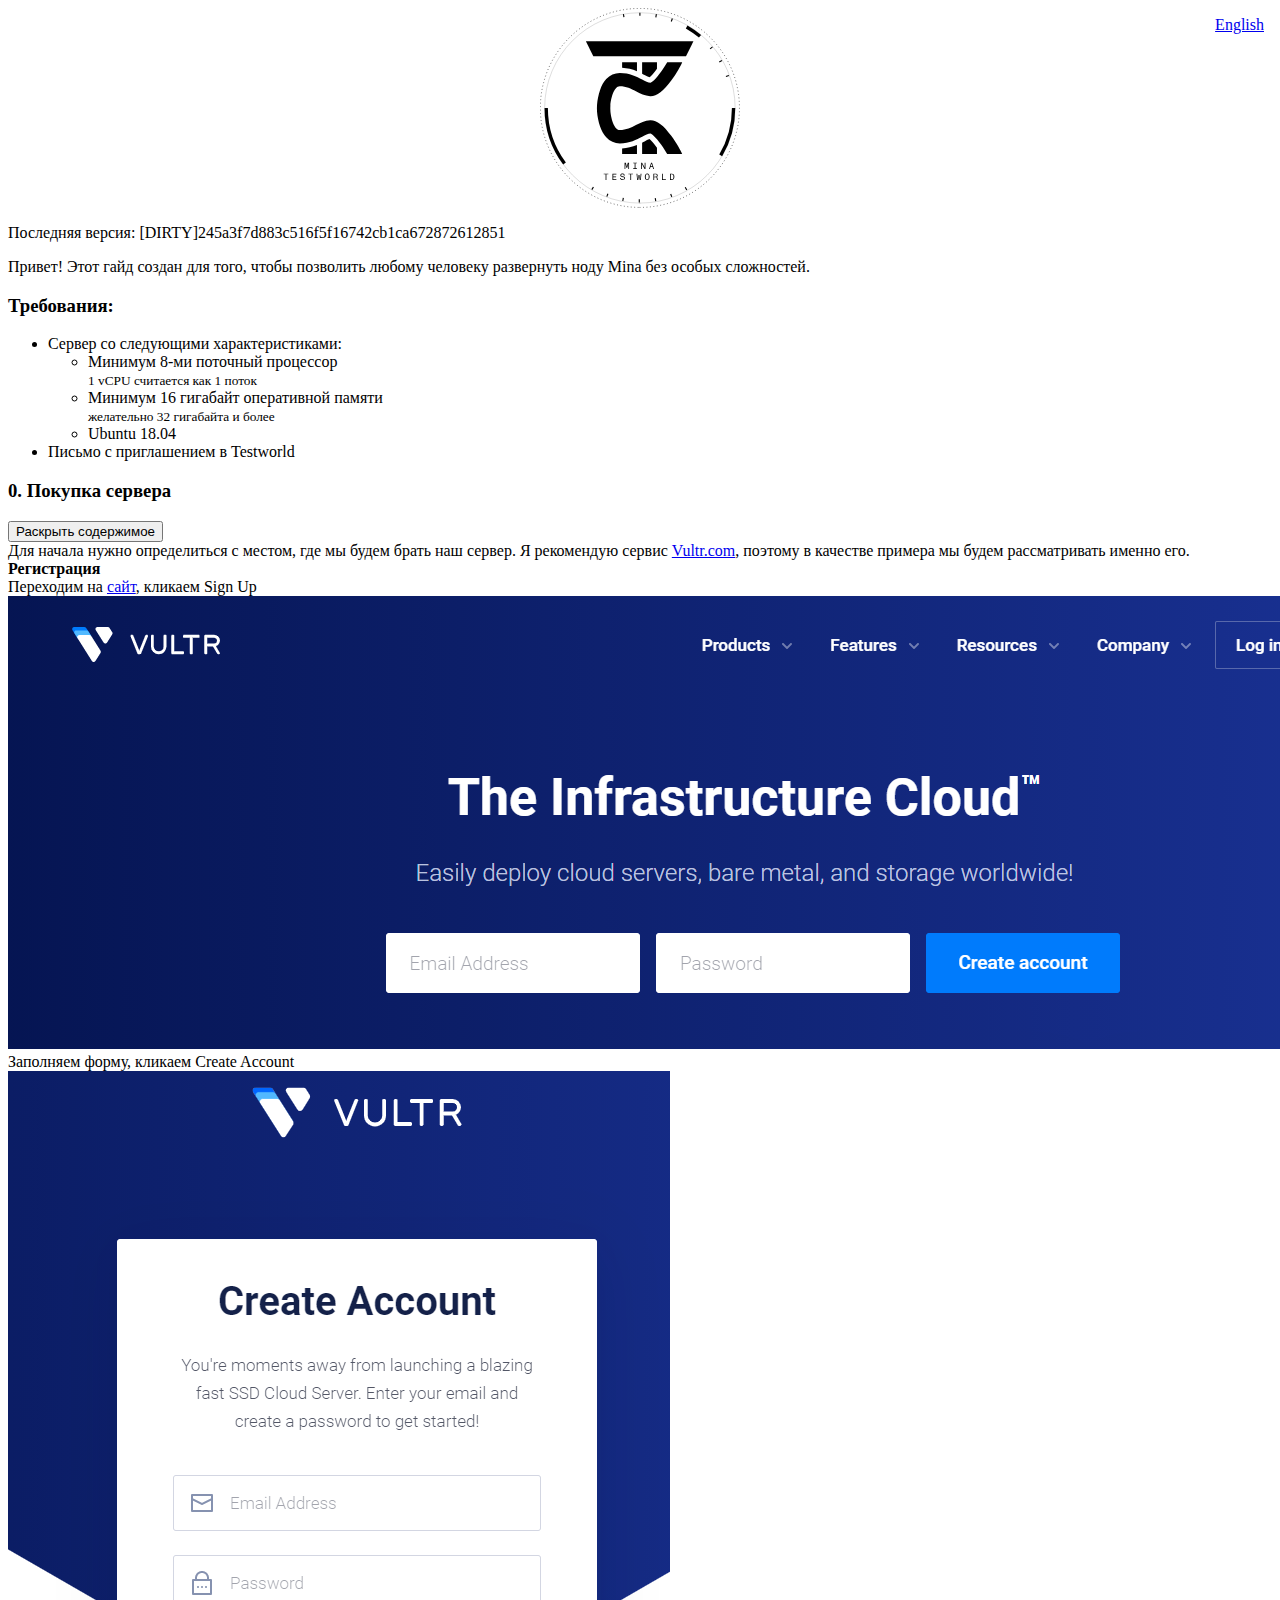
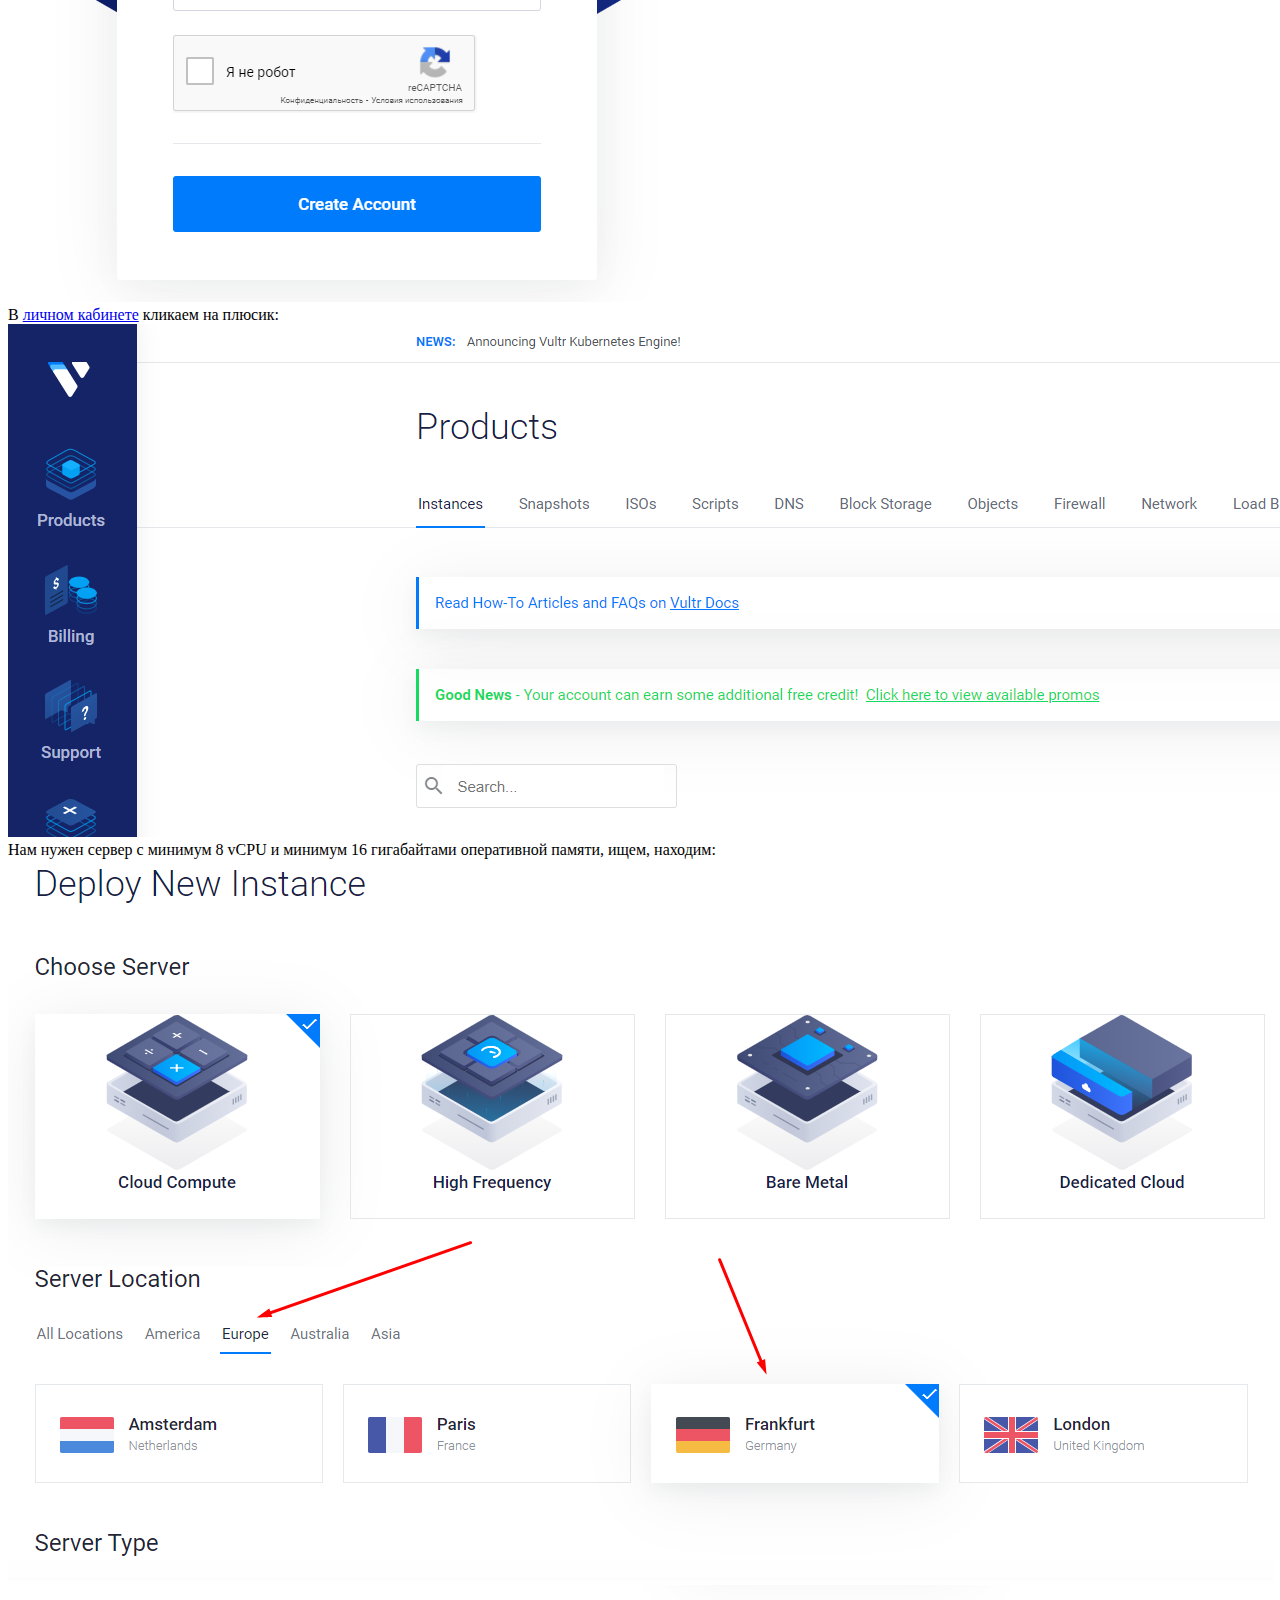
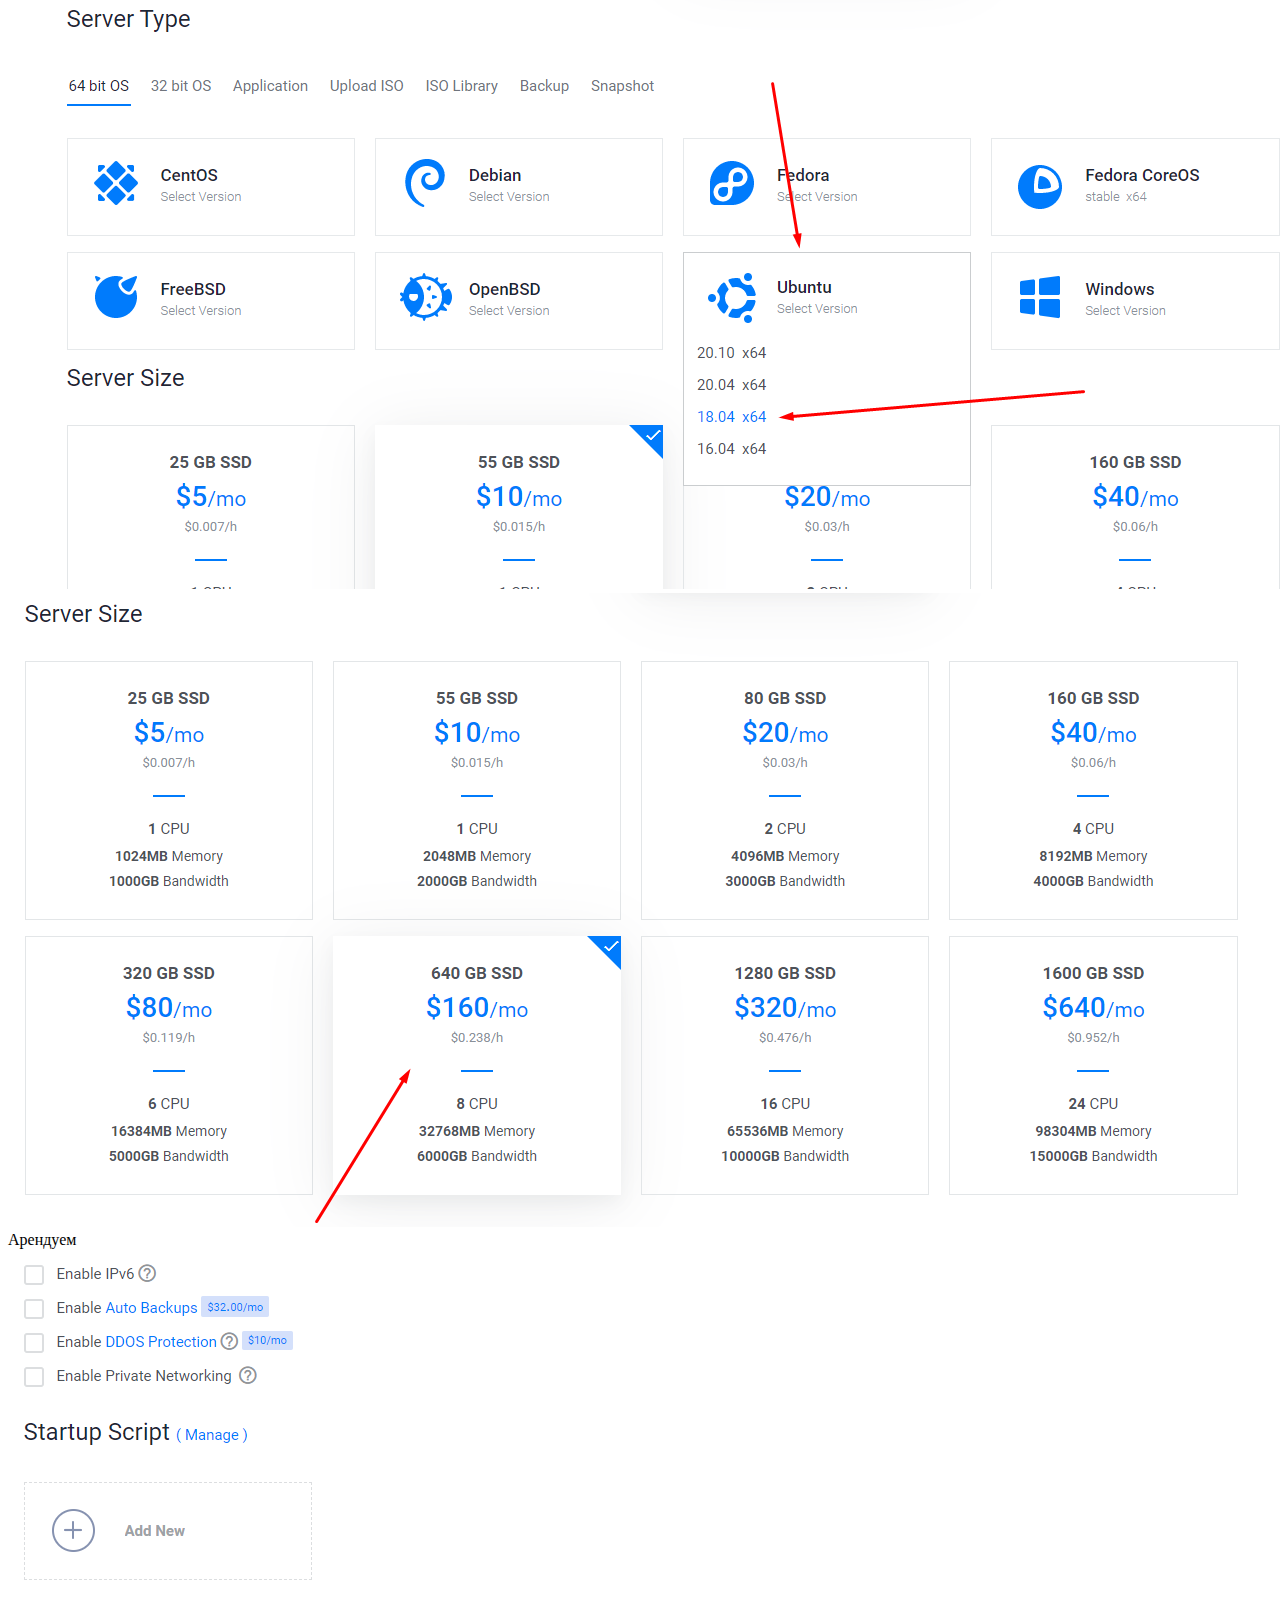
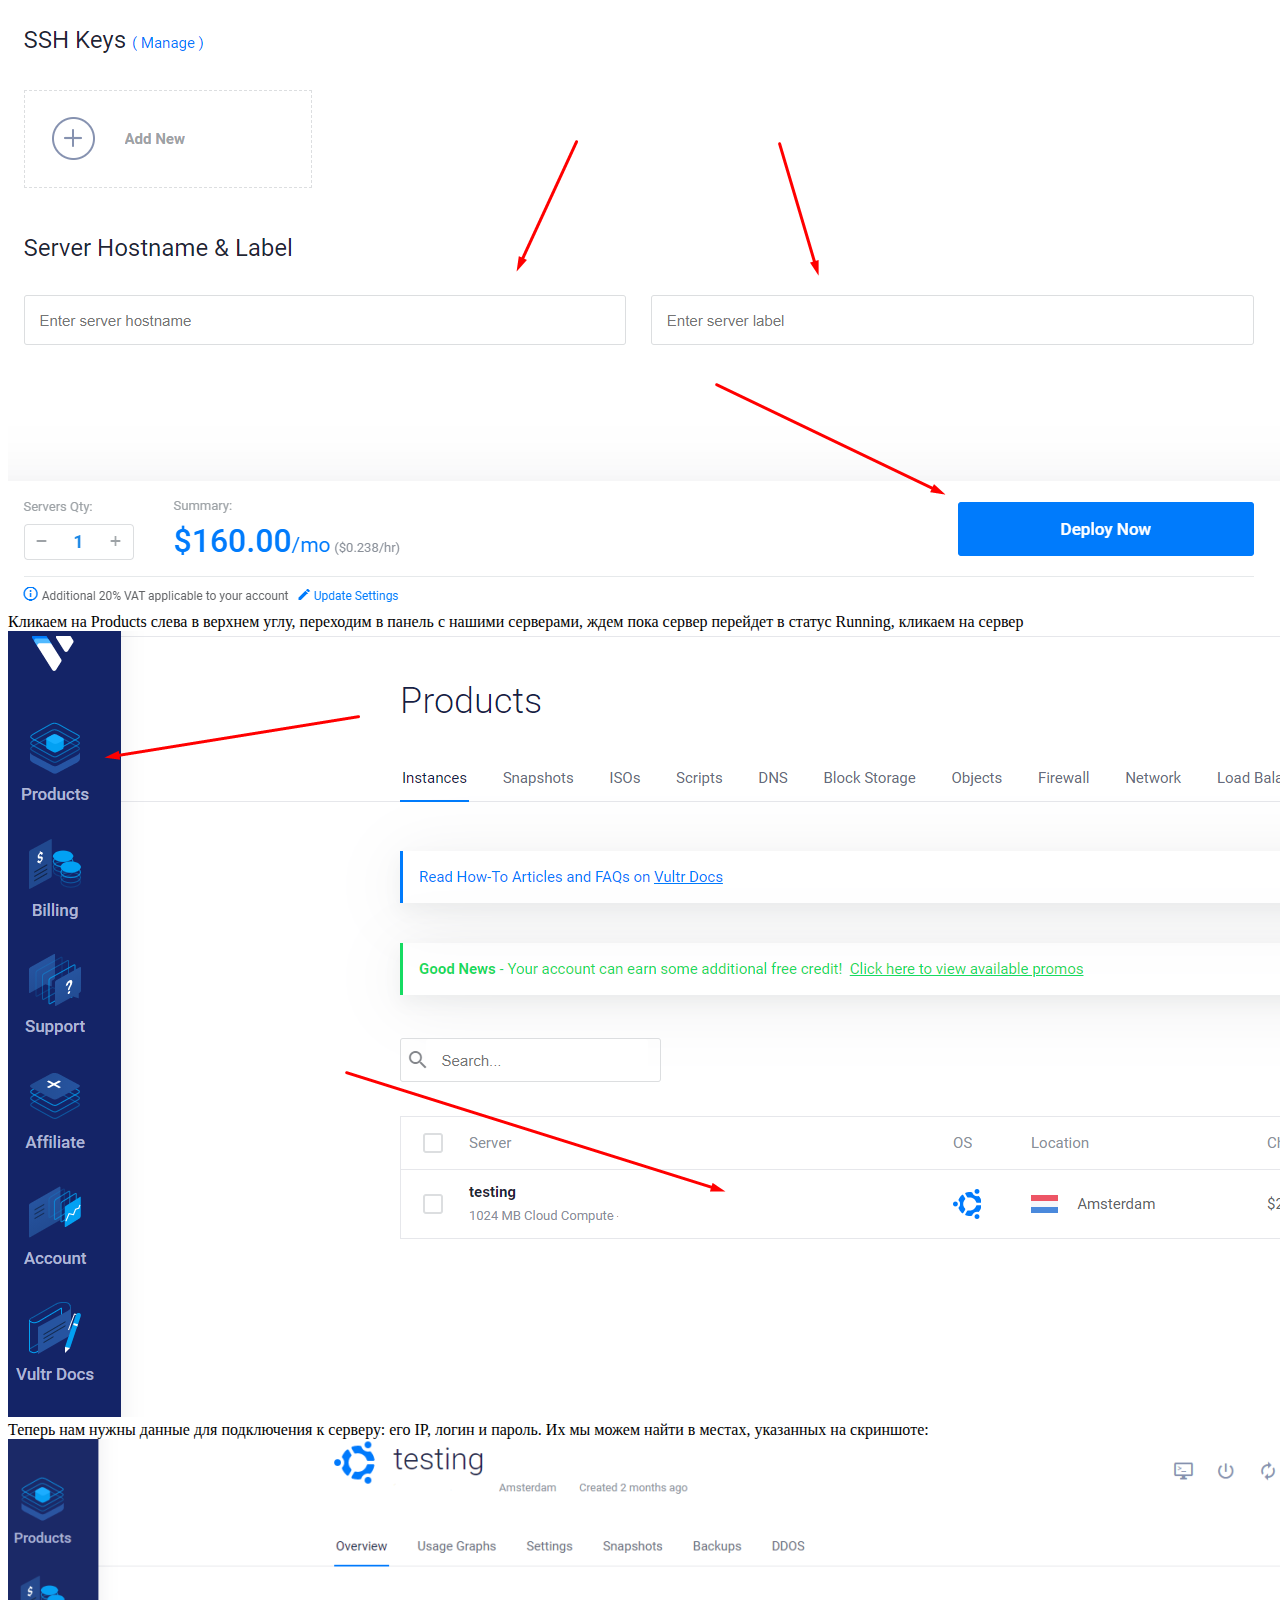
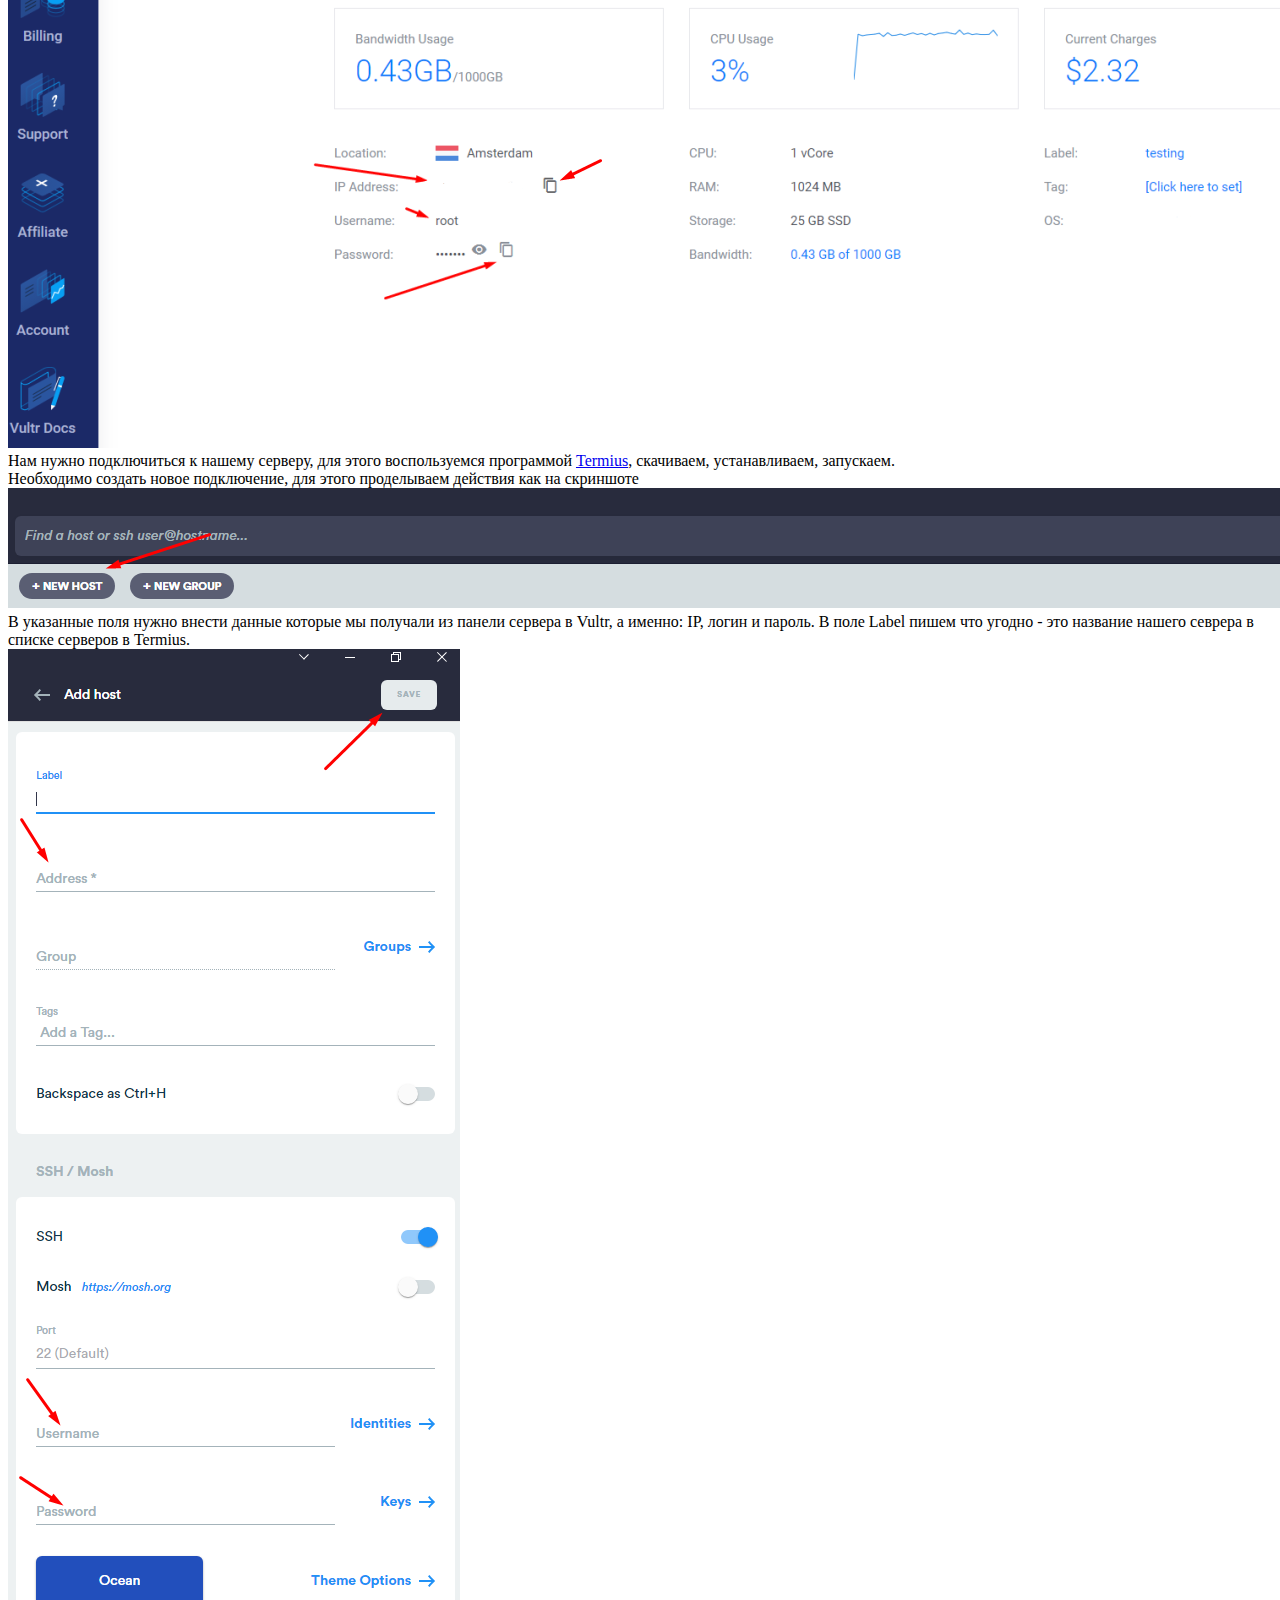
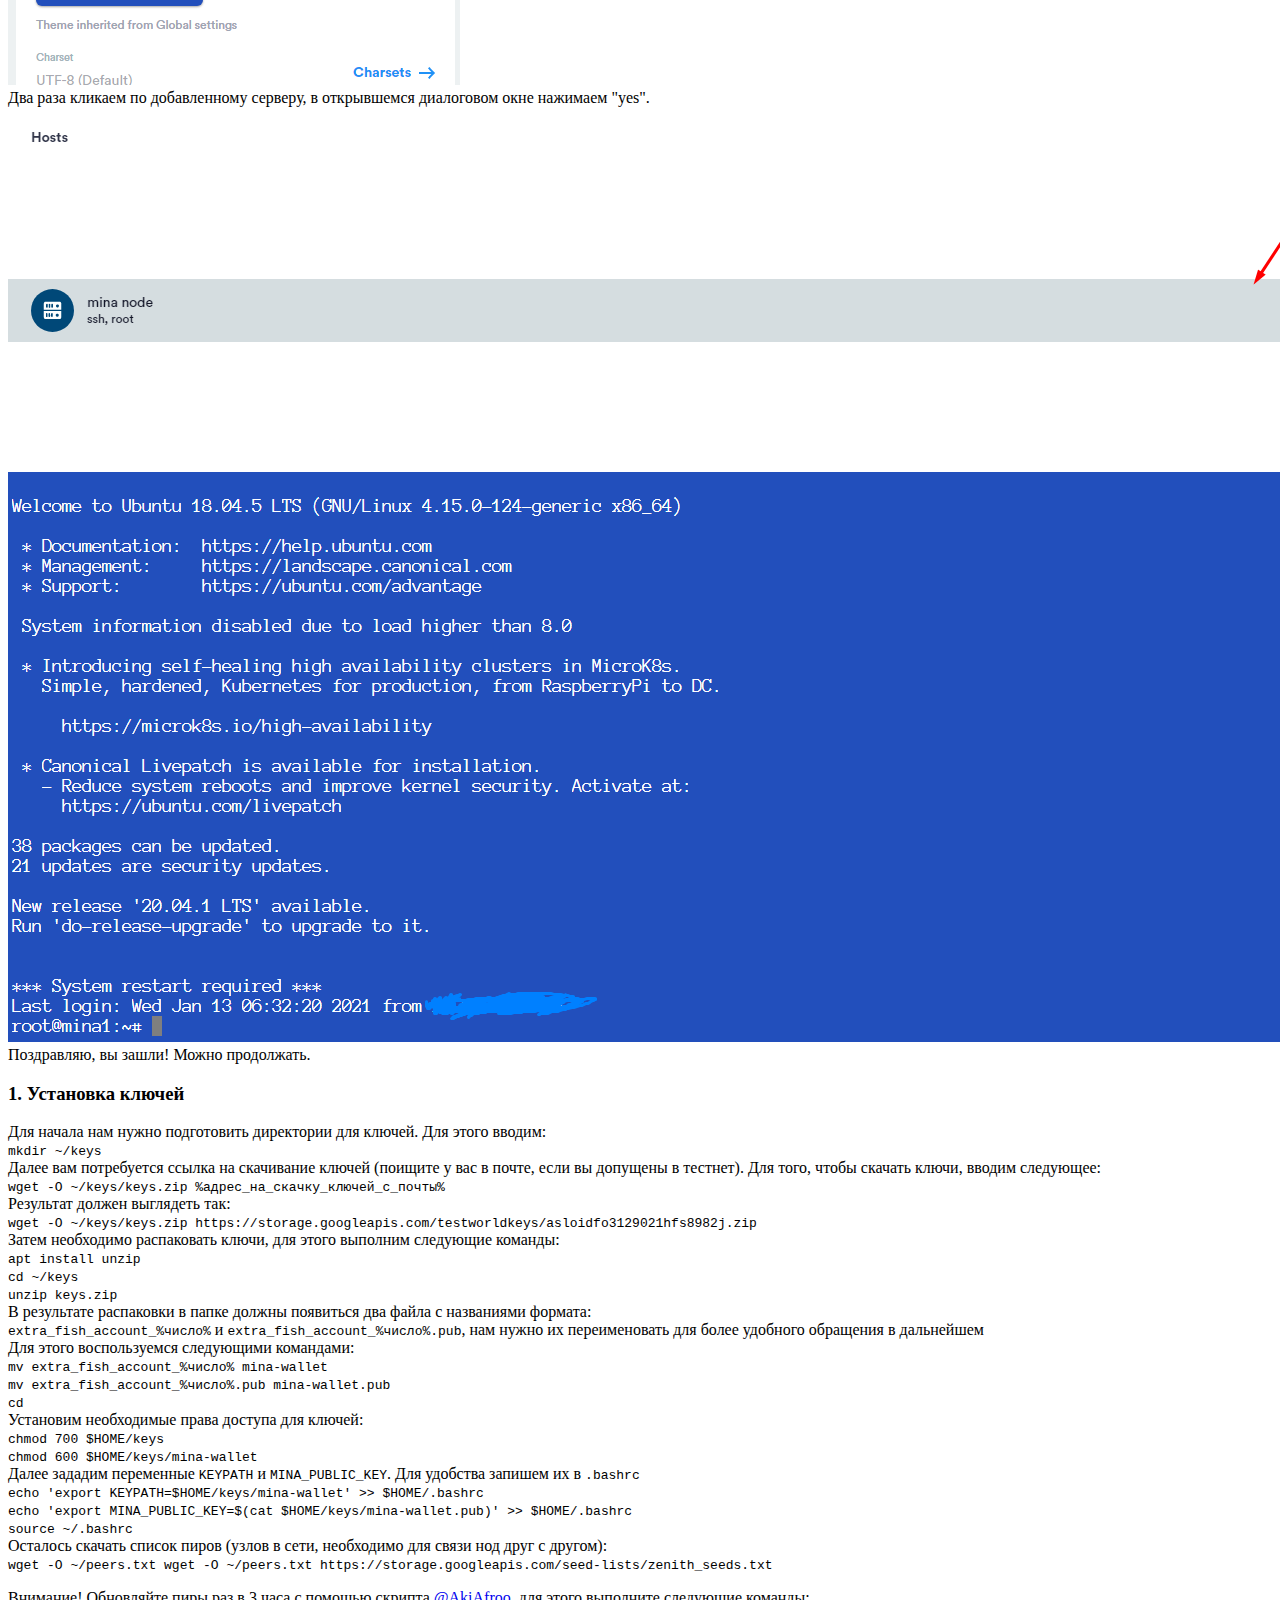
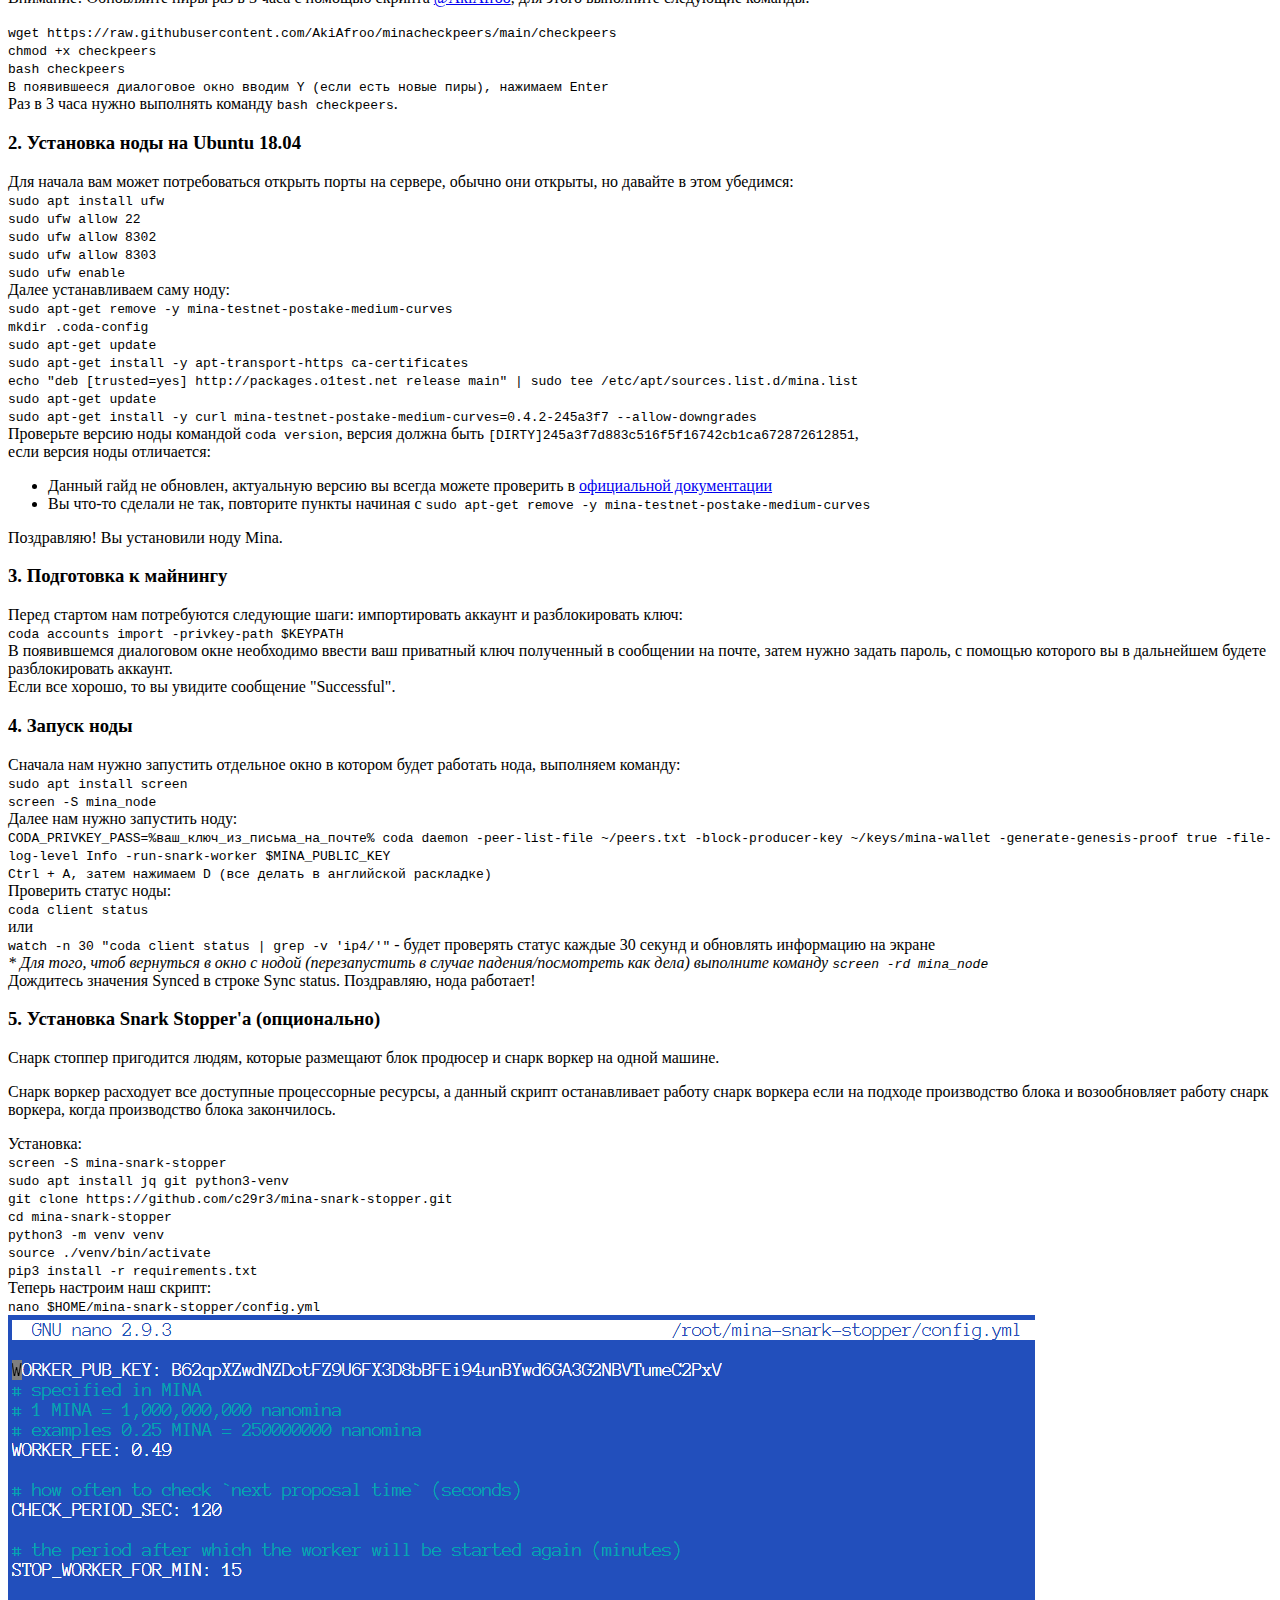
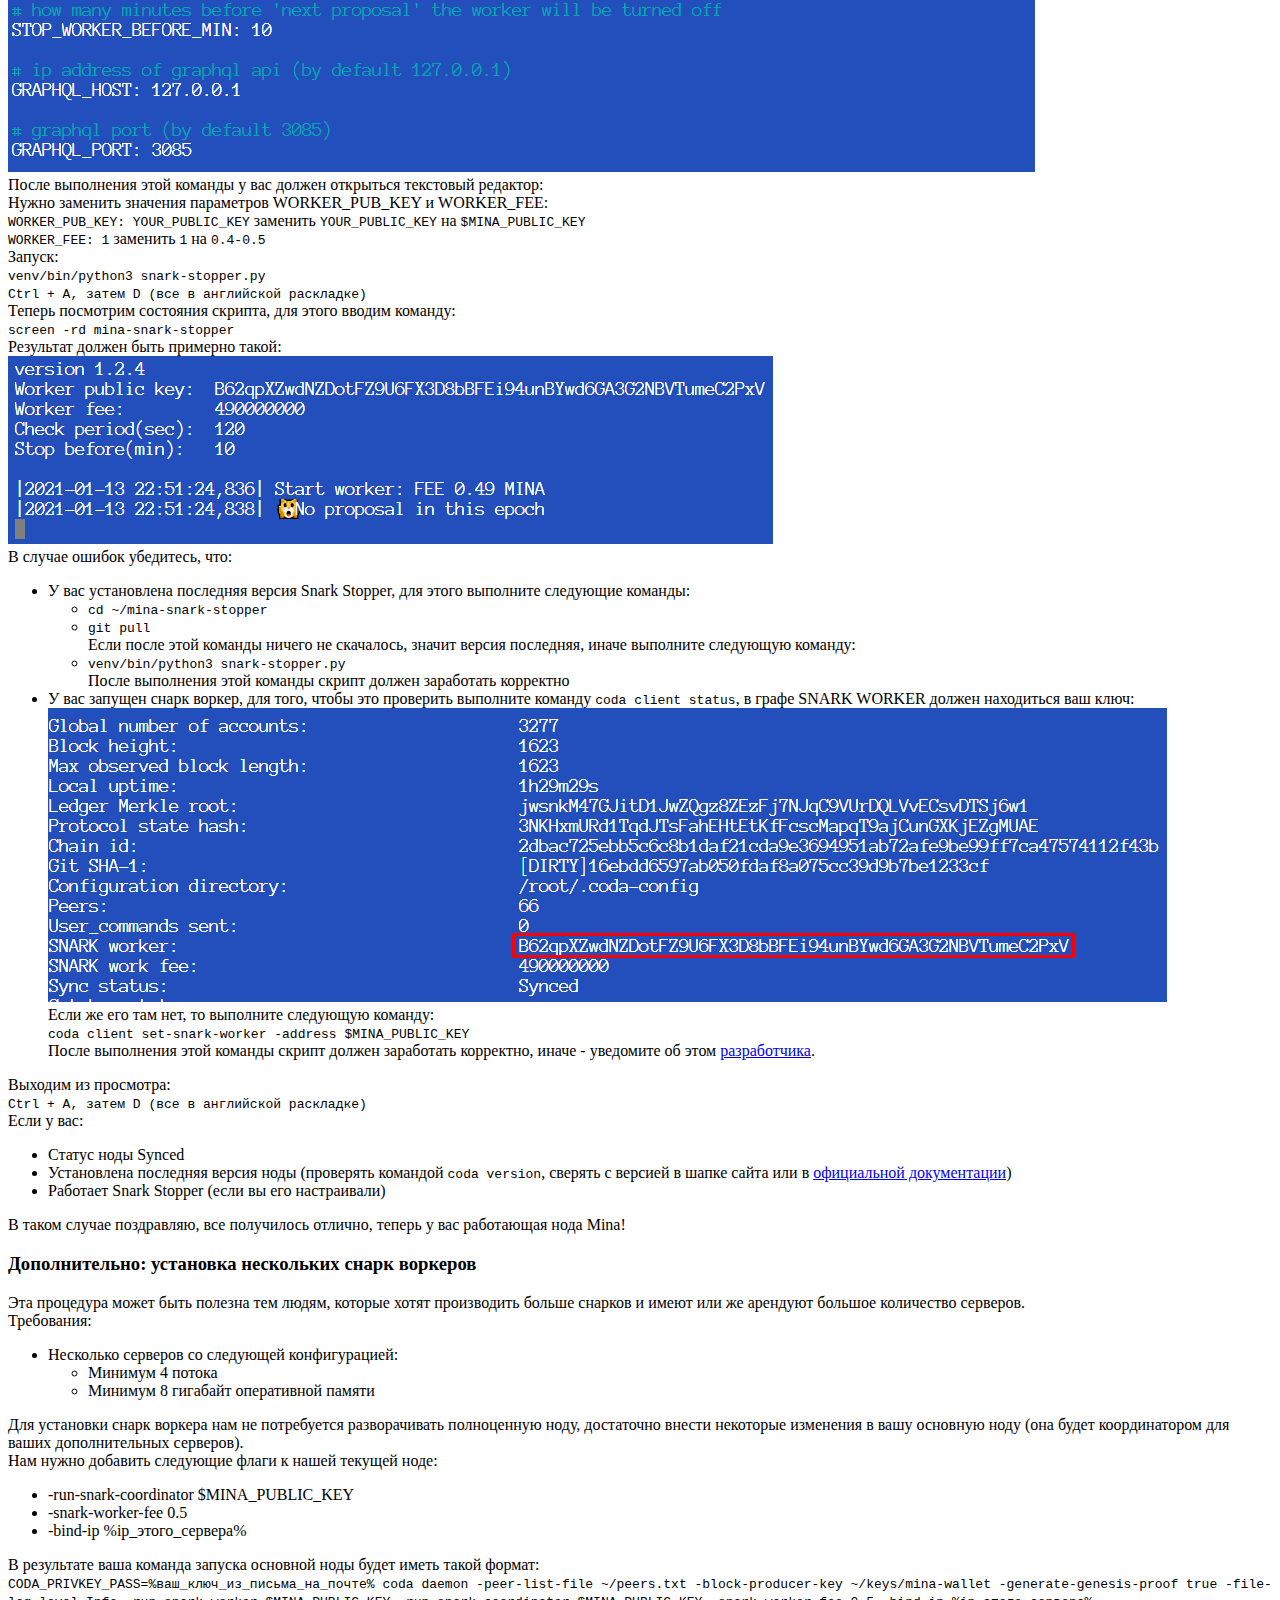
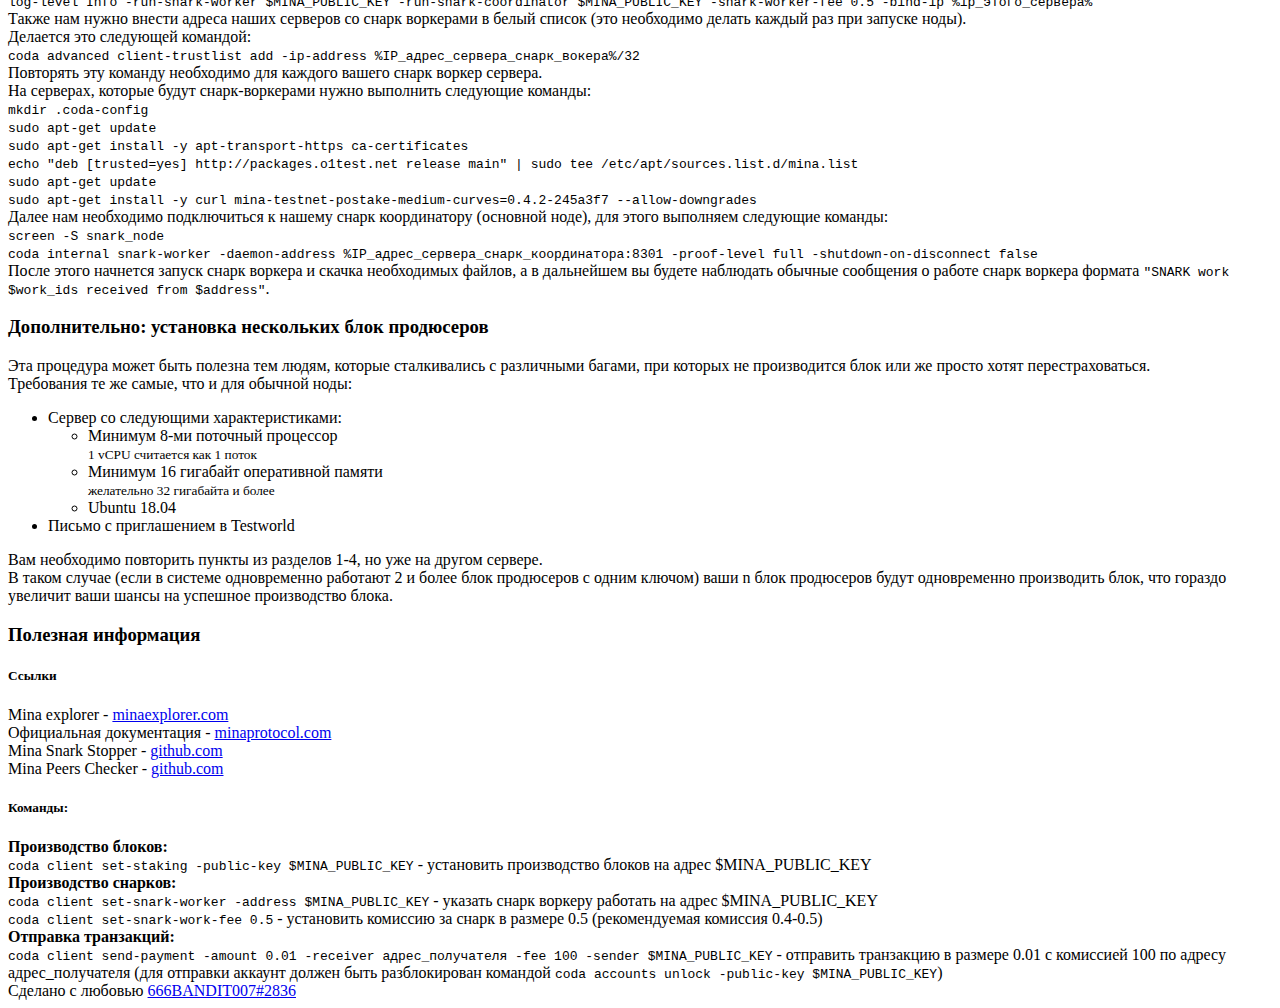
<file: ru.html>
<!DOCTYPE html>
<!--[if lt IE 7]>      <html class="no-js lt-ie9 lt-ie8 lt-ie7"> <![endif]-->
<!--[if IE 7]>         <html class="no-js lt-ie9 lt-ie8"> <![endif]-->
<!--[if IE 8]>         <html class="no-js lt-ie9"> <![endif]-->
<!--[if gt IE 8]>      <html class="no-js"> <!--<![endif]-->
<html>

<head>
    <meta charset="utf-8">
    <meta http-equiv="X-UA-Compatible" content="IE=edge">
    <title>Mina - гайд для начинающих</title>
    <meta name="description" content="The complete guide for Mina Protocol testnet node set-up">
    <meta name="viewport" content="width=device-width, initial-scale=1">
    <link rel="stylesheet" href="css/style.css">
    <link href="https://cdn.jsdelivr.net/npm/bootstrap@5.0.0-beta1/dist/css/bootstrap.min.css" rel="stylesheet"
        integrity="sha384-giJF6kkoqNQ00vy+HMDP7azOuL0xtbfIcaT9wjKHr8RbDVddVHyTfAAsrekwKmP1" crossorigin="anonymous">
    <link rel="apple-touch-icon" sizes="57x57" href="./apple-icon-57x57.png">
    <link rel="apple-touch-icon" sizes="60x60" href="./apple-icon-60x60.png">
    <link rel="apple-touch-icon" sizes="72x72" href="./apple-icon-72x72.png">
    <link rel="apple-touch-icon" sizes="76x76" href="./apple-icon-76x76.png">
    <link rel="apple-touch-icon" sizes="114x114" href="./apple-icon-114x114.png">
    <link rel="apple-touch-icon" sizes="120x120" href="./apple-icon-120x120.png">
    <link rel="apple-touch-icon" sizes="144x144" href="./apple-icon-144x144.png">
    <link rel="apple-touch-icon" sizes="152x152" href="./apple-icon-152x152.png">
    <link rel="apple-touch-icon" sizes="180x180" href="./apple-icon-180x180.png">
    <link rel="icon" type="image/png" sizes="192x192" href="./android-icon-192x192.png">
    <link rel="icon" type="image/png" sizes="32x32" href="./favicon-32x32.png">
    <link rel="icon" type="image/png" sizes="96x96" href="./favicon-96x96.png">
    <link rel="icon" type="image/png" sizes="16x16" href="./favicon-16x16.png">
    <link rel="manifest" href="./manifest.json">
    <meta name="msapplication-TileColor" content="#ffffff">
    <meta name="msapplication-TileImage" content="./ms-icon-144x144.png">
    <meta name="theme-color" content="#ffffff">

    <!-- Facebook Meta Tags -->
    <meta property="og:url" content="https://www.minanode.info">
    <meta property="og:type" content="website">
    <meta property="og:title" content="Mina - Beginners Guide">
    <meta property="og:description" content="The complete guide for Mina Protocol testnet node set-up">
    <meta property="og:image" content="">

    <!-- Twitter Meta Tags -->
    <meta name="twitter:card" content="summary_large_image">
    <meta property="twitter:domain" content="minanode.info">
    <meta property="twitter:url" content="https://www.minanode.info">
    <meta name="twitter:title" content="Mina - Beginners Guide">
    <meta name="twitter:description" content="The complete guide for Mina Protocol testnet node set-up">
    <meta name="twitter:image" content="">
</head>

<body>
    <!--[if lt IE 7]>
            <p class="browsehappy">You are using an <strong>outdated</strong> browser. Please <a href="#">upgrade your browser</a> to improve your experience.</p>
        <![endif]-->
    <div class="language-container">
        <a href="./">English</a>
    </div>
    <div class="container">
        <img src="img/logotestworld.svg" class="img-fluid logo-image" alt="Logo">
        <div class="row">
            <div class="col-sm">
                <div class="alert alert-success text-center">
                    <p class="mb-0">Последняя версия: [DIRTY]245a3f7d883c516f5f16742cb1ca672872612851</p>
                    <!-- <p class="mb-0">Время релиза: 09.01.2021 at 06:49 AM UTC</p> -->
                </div>
            </div>
        </div>
        <div class="row">
            <div class="col-sm">
                <p class="text-center">Привет! Этот гайд создан для того, чтобы позволить любому человеку развернуть
                    ноду Mina без особых сложностей.</p>
            </div>
        </div>
        <div class="row">
            <div class="col-sm mb-5">
                <h3>Требования:</h3>
                <ul>
                    <li>Сервер со следующими характеристиками:</li>
                    <ul>
                        <li>Минимум 8-ми поточный процессор<br><small>1 vCPU считается как 1 поток</small></li>
                        <li>Минимум 16 гигабайт оперативной памяти<br><small>желательно 32 гигабайта и более</small>
                        </li>
                        <li>Ubuntu 18.04</li>
                    </ul>
                    <li>Письмо с приглашением в Testworld</li>
                </ul>
            </div>
        </div>
        <div class="row">
            <div class="container">
                <div class="col-sm mb-5">
                    <h3>0. Покупка сервера</h3>
                    <button type="button" class="btn btn-primary" id="vpsButton">Раскрыть содержимое</button><br>
                    <div id="vpsContent" class="d-none mb-3">
                        Для начала нужно определиться с местом, где мы будем брать наш сервер. Я рекомендую сервис <a
                            href="https://www.vultr.com/?ref=8671282">Vultr.com</a>, поэтому в качестве примера мы будем
                        рассматривать именно его.<br>
                        <strong>Регистрация</strong><br>
                        Переходим на <a href="https://www.vultr.com/?ref=8671282">сайт</a>, кликаем Sign Up<br>
                        <img src="img/vps/1.png" class="img-fluid mb-2" alt="VPS Installing 1"><br>
                        Заполняем форму, кликаем Create Account<br>
                        <img src="img/vps/2.png" class="img-fluid mb-2" alt="VPS Installing 2"><br>
                        В <a href="https://my.vultr.com/">личном кабинете</a> кликаем на плюсик:<br>
                        <img src="img/vps/3.png" class="img-fluid mb-2" alt="VPS Installing 3"><br>
                        Нам нужен сервер с минимум 8 vCPU и минимум 16 гигабайтами оперативной памяти, ищем,
                        находим:<br>
                        <img src="img/vps/4.png" class="img-fluid mb-2" alt="VPS Installing 4"><br>
                        <img src="img/vps/5.png" class="img-fluid mb-2" alt="VPS Installing 5"><br>
                        <img src="img/vps/6.png" class="img-fluid mb-2" alt="VPS Installing 6"><br>
                        Арендуем<br>
                        <img src="img/vps/7.png" class="img-fluid mb-2" alt="VPS Installing 7"><br>
                        Кликаем на Products слева в верхнем углу, переходим в панель с нашими серверами, ждем пока
                        сервер перейдет в статус Running, кликаем на сервер<br>
                        <img src="img/vps/8.png" class="img-fluid mb-2" alt="VPS Installing 8"><br>
                        Теперь нам нужны данные для подключения к серверу: его IP, логин и пароль. Их мы можем найти в
                        местах, указанных на скриншоте:<br>
                        <img src="img/vps/9.png" class="img-fluid mb-2" alt="VPS Installing 9"><br>
                        Нам нужно подключиться к нашему серверу, для этого воспользуемся программой <a
                            href="https://termius.com/">Termius</a>, скачиваем, устанавливаем, запускаем.<br>
                        Необходимо создать новое подключение, для этого проделываем действия как на скриншоте<br>
                        <img src="img/vps/10.png" class="img-fluid mb-2" alt="VPS Installing 10"><br>
                        В указанные поля нужно внести данные которые мы получали из панели сервера в Vultr, а именно:
                        IP, логин и пароль. В поле Label пишем что угодно - это название нашего севрера в списке
                        серверов
                        в Termius.<br>
                        <img src="img/vps/11.png" class="img-fluid mb-2" alt="VPS Installing 11"><br>
                        Два раза кликаем по добавленному серверу, в открывшемся диалоговом окне нажимаем "yes".<br>
                        <img src="img/vps/12.png" class="img-fluid mb-2" alt="VPS Installing 12"><br>
                        <img src="img/vps/13.png" class="img-fluid mb-2" alt="VPS Installing 13"><br>
                        Поздравляю, вы зашли! Можно продолжать.
                    </div>
                </div>
            </div>
        </div>
        <div class="row">
            <div class="container">
                <div class="col-sm">
                    <div class="mb-5" id="keys">
                        <h3>1. Установка ключей</h3>
                        <div>
                            <div class="mb-4">
                                Для начала нам нужно подготовить директории для ключей. Для этого вводим:<br>
                                <kbd>mkdir ~/keys</kbd><br>
                            </div>
                            <div class="mb-4">
                                Далее вам потребуется ссылка на скачивание ключей (поищите у вас в почте, если вы
                                допущены в
                                тестнет). Для того, чтобы скачать ключи, вводим следующее:<br>
                                <kbd>wget -O ~/keys/keys.zip %адрес_на_скачку_ключей_с_почты%</kbd><br>
                                Результат должен выглядеть так:<br>
                                <kbd>wget -O ~/keys/keys.zip
                                    https://storage.googleapis.com/testworldkeys/asloidfo3129021hfs8982j.zip</kbd><br>
                            </div>
                            <div class="mb-4">
                                Затем необходимо распаковать ключи, для этого выполним следующие команды:<br>
                                <kbd>apt install unzip</kbd><br>
                                <kbd>cd ~/keys</kbd><br>
                                <kbd>unzip keys.zip</kbd><br>
                            </div>
                            <div class="mb-4">
                                В результате распаковки в папке должны появиться два файла с названиями формата:<br>
                                <kbd>extra_fish_account_%число%</kbd> и <kbd>extra_fish_account_%число%.pub</kbd>, нам нужно их
                                переименовать
                                для более удобного обращения в дальнейшем<br>
                                Для этого воспользуемся следующими командами:<br>
                                <kbd>mv extra_fish_account_%число% mina-wallet</kbd><br>
                                <kbd>mv extra_fish_account_%число%.pub mina-wallet.pub</kbd><br>
                                <kbd>cd</kbd><br>
                            </div>
                            <div class="mb-4">
                                Установим необходимые права доступа для ключей:<br>
                                <kbd>chmod 700 $HOME/keys</kbd><br>
                                <kbd>chmod 600 $HOME/keys/mina-wallet</kbd><br>
                            </div>
                            <div class="mb-4">
                                Далее зададим переменные <kbd>KEYPATH</kbd> и <kbd>MINA_PUBLIC_KEY</kbd>. Для удобства
                                запишем их в <kbd>.bashrc</kbd><br>
                                <kbd>echo 'export KEYPATH=$HOME/keys/mina-wallet' >> $HOME/.bashrc</kbd><br>
                                <kbd>echo 'export MINA_PUBLIC_KEY=$(cat $HOME/keys/mina-wallet.pub)' >>
                                    $HOME/.bashrc</kbd><br>
                                <kbd>source ~/.bashrc</kbd><br>
                            </div>
                            <div class="mb-4">
                                Осталось скачать список пиров (узлов в сети, необходимо для связи нод друг с
                                другом):<br>
                                <kbd>wget -O ~/peers.txt
                                    wget -O ~/peers.txt https://storage.googleapis.com/seed-lists/zenith_seeds.txt</kbd>
                            </div>
                            <div class="alert alert-warning mt-3">
                                <p>Внимание! Обновляйте пиры раз в 3 часа с помощью скрипта <a
                                        href="https://github.com/AkiAfroo/minacheckpeers">@AkiAfroo</a>, для этого
                                    выполните
                                    следующие команды:</a></p>
                                <kbd>wget
                                    https://raw.githubusercontent.com/AkiAfroo/minacheckpeers/main/checkpeers</kbd><br>
                                <kbd>chmod +x checkpeers</kbd><br>
                                <kbd>bash checkpeers</kbd><br>
                                <kbd>В появившееся диалоговое окно вводим Y (если есть новые пиры), нажимаем
                                    Enter</kbd><br>
                                Раз в 3 часа нужно выполнять команду <kbd>bash checkpeers</kbd>.<br>
                            </div>
                        </div>
                    </div>
                    <div class="mb-5" id="setup">
                        <h3>2. Установка ноды на Ubuntu 18.04</h3>
                        <div>
                            <div class="mb-4">
                                Для начала вам может потребоваться открыть порты на сервере, обычно они открыты, но
                                давайте
                                в
                                этом убедимся:<br>
                                <kbd>sudo apt install ufw</kbd><br>
                                <kbd>sudo ufw allow 22</kbd><br>
                                <kbd>sudo ufw allow 8302</kbd><br>
                                <kbd>sudo ufw allow 8303</kbd><br>
                                <kbd>sudo ufw enable</kbd><br>
                            </div>

                            <div class="mb-4">
                                Далее устанавливаем саму ноду:<br>
                                <kbd>sudo apt-get remove -y mina-testnet-postake-medium-curves</kbd><br>
                                <kbd>mkdir .coda-config</kbd><br>
                                <kbd>sudo apt-get update</kbd><br>
                                <kbd>sudo apt-get install -y apt-transport-https ca-certificates</kbd><br>
                                <kbd>echo "deb [trusted=yes] http://packages.o1test.net release main" | sudo tee
                                    /etc/apt/sources.list.d/mina.list</kbd><br>
                                <kbd>sudo apt-get update</kbd><br>
                                <kbd>sudo apt-get install -y curl mina-testnet-postake-medium-curves=0.4.2-245a3f7
                                    --allow-downgrades</kbd><br>
                                Проверьте версию ноды командой <kbd>coda version</kbd>, версия должна быть
                                <kbd>[DIRTY]245a3f7d883c516f5f16742cb1ca672872612851</kbd>,
                                <br> если версия ноды отличается:
                                <ul>
                                    <li>Данный гайд не обновлен, актуальную версию вы всегда можете проверить в <a
                                            href="https://minaprotocol.com/docs/getting-started">официальной
                                            документации</a>
                                    </li>
                                    <li>Вы что-то сделали не так, повторите пункты начиная с <kbd>sudo apt-get remove -y
                                            mina-testnet-postake-medium-curves</kbd></li>
                                </ul>
                                Поздравляю! Вы установили ноду Mina.
                            </div>
                        </div>
                    </div>
                    <div class="mb-5" id="mining">
                        <h3>3. Подготовка к майнингу</h3>
                        <div class="mb-4">
                            Перед стартом нам потребуются следующие шаги: импортировать аккаунт и разблокировать
                            ключ:<br>
                            <kbd>coda accounts import -privkey-path $KEYPATH</kbd><br>
                            В появившемся диалоговом окне необходимо ввести ваш приватный ключ полученный в сообщении на
                            почте, затем нужно задать пароль, с помощью которого вы в дальнейшем будете разблокировать
                            аккаунт.<br>
                        </div>
                        <div class="mb-4">
                            Если все хорошо, то вы увидите сообщение "Successful".<br>
                            <!-- <kbd>coda accounts unlock -public-key $MINA_PUBLIC_KEY</kbd> -->
                        </div>
                    </div>
                    <div class="mb-5" id="launch">
                        <h3>4. Запуск ноды</h3>
                        <div class="mb-4">
                            Сначала нам нужно запустить отдельное окно в котором будет работать нода, выполняем
                            команду:<br>
                            <kbd>sudo apt install screen</kbd><br>
                            <kbd>screen -S mina_node</kbd><br>
                            Далее нам нужно запустить ноду:<br>
                            <kbd>CODA_PRIVKEY_PASS=%ваш_ключ_из_письма_на_почте% coda daemon -peer-list-file ~/peers.txt
                                -block-producer-key ~/keys/mina-wallet -generate-genesis-proof true -file-log-level Info
                                -run-snark-worker $MINA_PUBLIC_KEY</kbd><br>
                            <kbd>Ctrl + A, затем нажимаем D (все делать в английской раскладке)</kbd><br>
                            <div class="mb-4">
                                Проверить статус ноды:<br>
                                <kbd>coda client status</kbd><br>
                                или<br>
                                <kbd>watch -n 30 "coda client status | grep -v 'ip4/'"</kbd> - будет проверять статус
                                каждые
                                30
                                секунд и обновлять информацию на экране<br>
                            </div>
                            <i>
                                * Для того, чтоб вернуться в окно с нодой (перезапустить в случае падения/посмотреть как
                                дела)
                                выполните команду <kbd>screen -rd mina_node</kbd><br>
                            </i>
                            Дождитесь значения Synced в строке Sync status. Поздравляю, нода работает!
                        </div>
                    </div>
                    <div class="mb-5" id="stopper">
                        <h3>5. Установка Snark Stopper'а (опционально)</h3>
                        <div>
                            <div class="mb-4">
                                Снарк стоппер пригодится людям, которые размещают блок продюсер и снарк воркер на одной
                                машине.
                                <p class="alert alert-info">Cнарк воркер расходует все доступные процессорные ресурсы, а
                                    данный
                                    скрипт останавливает работу снарк воркера если на подходе производство блока и
                                    возообновляет работу снарк воркера, когда производство блока закончилось.</p>
                            </div>
                            Установка:<br>
                            <div class="mb-4">
                                <kbd>screen -S mina-snark-stopper</kbd><br>
                                <kbd>sudo apt install jq git python3-venv</kbd><br>
                                <kbd>git clone https://github.com/c29r3/mina-snark-stopper.git</kbd><br>
                                <kbd>cd mina-snark-stopper</kbd><br>
                                <kbd>python3 -m venv venv</kbd><br>
                                <kbd>source ./venv/bin/activate</kbd><br>
                                <kbd>pip3 install -r requirements.txt</kbd><br>
                            </div>
                            <div class="mb-4">
                                Теперь настроим наш скрипт:<br>
                                <kbd>nano $HOME/mina-snark-stopper/config.yml</kbd><br>
                                <img src="img/snark-stopper-1.png" class="img-fluid mt-1 mb-1"
                                    alt="Snark Stopper 1"><br>
                                После выполнения этой команды у вас должен открыться текстовый редактор:<br>
                                Нужно заменить значения параметров WORKER_PUB_KEY и WORKER_FEE:<br>
                                <kbd>WORKER_PUB_KEY: YOUR_PUBLIC_KEY</kbd> заменить <kbd>YOUR_PUBLIC_KEY</kbd> на
                                <kbd>$MINA_PUBLIC_KEY</kbd><br>
                                <kbd>WORKER_FEE: 1</kbd> заменить <kbd>1</kbd> на <kbd>0.4-0.5</kbd><br>
                            </div>
                            <div class="mb-4">
                                Запуск:<br>
                                <kbd>venv/bin/python3 snark-stopper.py</kbd><br>
                                <kbd>Ctrl + A, затем D (все в английской раскладке)</kbd><br>
                            </div>
                            <div class="mb-4">
                                Теперь посмотрим состояния скрипта, для этого вводим команду:<br>
                                <kbd>screen -rd mina-snark-stopper</kbd><br>
                                Результат должен быть примерно такой:<br>
                                <img src="img/snark-stopper-2.png" class="img-fluid mt-1 mb-1"
                                    alt="Snark Stopper 2"><br>
                            </div>
                            <div class="mb-4">
                                В случае ошибок убедитесь, что:<br>
                                <ul>
                                    <li>У вас установлена последняя версия Snark Stopper, для этого выполните следующие
                                        команды:
                                    </li>
                                    <ul>
                                        <li><kbd>cd ~/mina-snark-stopper</kbd></li>
                                        <li><kbd>git pull</kbd><br>Если после этой команды ничего не скачалось, значит
                                            версия
                                            последняя, иначе выполните следующую команду:</li>
                                        <li><kbd>venv/bin/python3 snark-stopper.py</kbd><br>После выполнения этой
                                            команды скрипт
                                            должен заработать корректно</li>
                                    </ul>
                                    <li>У вас запущен снарк воркер, для того, чтобы это проверить выполните команду
                                        <kbd>coda
                                            client status</kbd>, в графе SNARK WORKER должен находиться ваш ключ:
                                        <img src="img/snark-stopper-3.png" class="img-fluid mt-1 mb-1"
                                            alt="Snark Stopper 3"><br>
                                        Если же его там нет, то выполните следующую команду:<br>
                                        <kbd>coda client set-snark-worker -address $MINA_PUBLIC_KEY</kbd><br>
                                        После выполнения этой команды скрипт должен заработать корректно, иначе -
                                        уведомите об
                                        этом <a
                                            href="https://github.com/c29r3/mina-snark-stopper/issues">разработчика</a>.
                                    </li>
                                </ul>
                            </div>
                            <div class="mb-4">
                                Выходим из просмотра:<br>
                                <kbd>Ctrl + A, затем D (все в английской раскладке)</kbd><br>
                            </div>
                            <div class="mb-4">
                                Если у вас:
                                <ul>
                                    <li>Статус ноды Synced</li>
                                    <li>Установлена последняя версия ноды (проверять командой <kbd>coda version</kbd>,
                                        сверять с
                                        версией в шапке сайта или в <a
                                            href="https://minaprotocol.com/docs/getting-started">официальной
                                            документации</a>)
                                    </li>
                                    <li>Работает Snark Stopper (если вы его настраивали)</li>
                                </ul>
                                В таком случае поздравляю, все получилось отлично, теперь у вас работающая нода Mina!
                            </div>
                        </div>
                    </div>
                    <div class="mb-5" id="coordinator">
                        <h3>Дополнительно: установка нескольких снарк воркеров</h3>
                        <div class="alert alert-warning">
                            Эта процедура может быть полезна тем людям, которые хотят производить больше снарков и имеют или же арендуют большое количество серверов.
                        </div>
                        <div class="mb-4">
                            Требования:
                            <ul>
                                <li>Несколько серверов со следующей конфигурацией:</li>
                                <ul>
                                    <li>Минимум 4 потока</li>
                                    <li>Минимум 8 гигабайт оперативной памяти</li>
                                </ul>
                            </ul>
                        </div>
                        <div class="mb-4">
                            Для установки снарк воркера нам не потребуется разворачивать полноценную ноду, достаточно
                            внести некоторые изменения в вашу основную ноду (она будет координатором для ваших
                            дополнительных серверов).<br>
                            Нам нужно добавить следующие флаги к нашей текущей ноде:
                            <ul>
                                <li>-run-snark-coordinator $MINA_PUBLIC_KEY</li>
                                <li>-snark-worker-fee 0.5</li>
                                <li>-bind-ip %ip_этого_сервера%</li>
                            </ul>
                            В результате ваша команда запуска основной ноды будет иметь такой формат:<br>
                            <kbd>CODA_PRIVKEY_PASS=%ваш_ключ_из_письма_на_почте% coda daemon -peer-list-file ~/peers.txt
                                -block-producer-key ~/keys/mina-wallet -generate-genesis-proof true -file-log-level Info
                                -run-snark-worker $MINA_PUBLIC_KEY -run-snark-coordinator $MINA_PUBLIC_KEY
                                -snark-worker-fee 0.5 -bind-ip %ip_этого_сервера%</kbd><br>
                            Также нам нужно внести адреса наших серверов со снарк воркерами в белый список (это
                            необходимо делать каждый раз при запуске ноды).<br>
                            Делается это следующей командой:<br>
                            <kbd>coda advanced client-trustlist add -ip-address
                                %IP_адрес_сервера_снарк_вокера%/32</kbd><br>
                            Повторять эту команду необходимо для каждого вашего снарк воркер сервера.
                        </div>
                        <div class="mb-4">
                            На серверах, которые будут снарк-воркерами нужно выполнить следующие команды:<br>
                            <kbd>mkdir .coda-config</kbd><br>
                            <kbd>sudo apt-get update</kbd><br>
                            <kbd>sudo apt-get install -y apt-transport-https ca-certificates</kbd><br>
                            <kbd>echo "deb [trusted=yes] http://packages.o1test.net release main" | sudo tee
                                /etc/apt/sources.list.d/mina.list</kbd><br>
                            <kbd>sudo apt-get update</kbd><br>
                            <kbd>sudo apt-get install -y curl mina-testnet-postake-medium-curves=0.4.2-245a3f7
                                --allow-downgrades</kbd><br>
                            Далее нам необходимо подключиться к нашему снарк координатору (основной ноде), для этого
                            выполняем следующие команды:<br>
                            <kbd>screen -S snark_node</kbd><br>
                            <kbd>coda internal snark-worker -daemon-address %IP_адрес_сервера_снарк_координатора:8301
                                -proof-level full -shutdown-on-disconnect false</kbd><br>
                            После этого начнется запуск снарк воркера и скачка необходимых файлов, а в дальнейшем вы
                            будете наблюдать обычные сообщения о работе снарк воркера формата <kbd>"SNARK work $work_ids received from $address"</kbd>.<br>
                        </div>
                    </div>
                    <div class="mb-5" id="producer">
                        <h3>Дополнительно: установка нескольких блок продюсеров</h3>
                        <div class="alert alert-warning">
                            Эта процедура может быть полезна тем людям, которые сталкивались с различными багами, при которых не производится блок или же просто хотят перестраховаться.
                        </div>
                        <div class="mb-4">
                            Требования те же самые, что и для обычной ноды:
                            <ul>
                                <li>Сервер со следующими характеристиками:</li>
                                <ul>
                                    <li>Минимум 8-ми поточный процессор<br><small>1 vCPU считается как 1 поток</small></li>
                                    <li>Минимум 16 гигабайт оперативной памяти<br><small>желательно 32 гигабайта и более</small>
                                    </li>
                                    <li>Ubuntu 18.04</li>
                                </ul>
                                <li>Письмо с приглашением в Testworld</li>
                            </ul>
                        </div>
                        <div class="mb-4">
                            Вам необходимо повторить пункты из разделов 1-4, но уже на другом сервере.<br>
                            В таком случае (если в системе одновременно работают 2 и более блок продюсеров с одним ключом) ваши n блок продюсеров будут одновременно производить блок, что гораздо увеличит ваши шансы на успешное производство блока.
                        </div>
                    </div>
                    <div class="mb-5">
                        <h3>Полезная информация</h3>
                        <div>
                            <h5>Ссылки</h5>
                            Mina explorer - <a href="https://minaexplorer.com/">minaexplorer.com</a><br>
                            Официальная документация - <a
                                href="https://minaprotocol.com/docs/getting-started">minaprotocol.com</a><br>
                            Mina Snark Stopper - <a
                                href="https://github.com/c29r3/mina-snark-stopper">github.com</a><br>
                            Mina Peers Checker - <a href="https://github.com/AkiAfroo/minacheckpeers">github.com</a>
                            <h5>Команды:</h5>
                            <strong>Производство блоков:</strong><br>
                            <kbd>coda client set-staking -public-key $MINA_PUBLIC_KEY</kbd> - установить производство
                            блоков
                            на адрес $MINA_PUBLIC_KEY<br>
                            <strong>Производство снарков:</strong><br>
                            <kbd>coda client set-snark-worker -address $MINA_PUBLIC_KEY</kbd> - указать снарк воркеру
                            работать на адрес $MINA_PUBLIC_KEY<br>
                            <kbd>coda client set-snark-work-fee 0.5</kbd> - установить комиссию за снарк в размере 0.5
                            (рекомендуемая комиссия 0.4-0.5)<br>
                            <strong>Отправка транзакций:</strong><br>
                            <kbd>coda client send-payment -amount 0.01 -receiver адрес_получателя -fee 100 -sender
                                $MINA_PUBLIC_KEY</kbd> - отправить транзакцию в размере 0.01 с комиссией 100 по адресу
                            адрес_получателя (для отправки аккаунт должен быть разблокирован командой <kbd>coda accounts
                                unlock -public-key $MINA_PUBLIC_KEY</kbd>)
                        </div>
                    </div>
                </div>
            </div>
        </div>
    </div>
    <footer class="text-center mb-1">
        Сделано с любовью <a href="https://docs.google.com/forms/d/e/1FAIpQLScwF7Ehu9dzbpVSvLy4RIhxvrRTM1FJZ56Vo5Fy-4XU8optHA/viewform">666BANDIT007#2836</a>
    </footer>
    <script src="js/script.js" async defer></script>
    <script src="https://cdn.jsdelivr.net/npm/bootstrap@5.0.0-beta1/dist/js/bootstrap.bundle.min.js"
        integrity="sha384-ygbV9kiqUc6oa4msXn9868pTtWMgiQaeYH7/t7LECLbyPA2x65Kgf80OJFdroafW" crossorigin="anonymous">
    </script>
</body>

</html>
</file>
<file: css/style.css>
.logo-image {
    max-height: 200px;
    display: flex;
    margin: auto;
    margin-bottom: 1rem;
}

/* h3 {
    margin-top: 1.5rem !important;
    margin-bottom: 1.5rem !important;
} */

.language-container {
    position: absolute;
    top: 0;
    right: 0;
    margin-right: 1rem;
    margin-top: 1rem;
}
</file>
